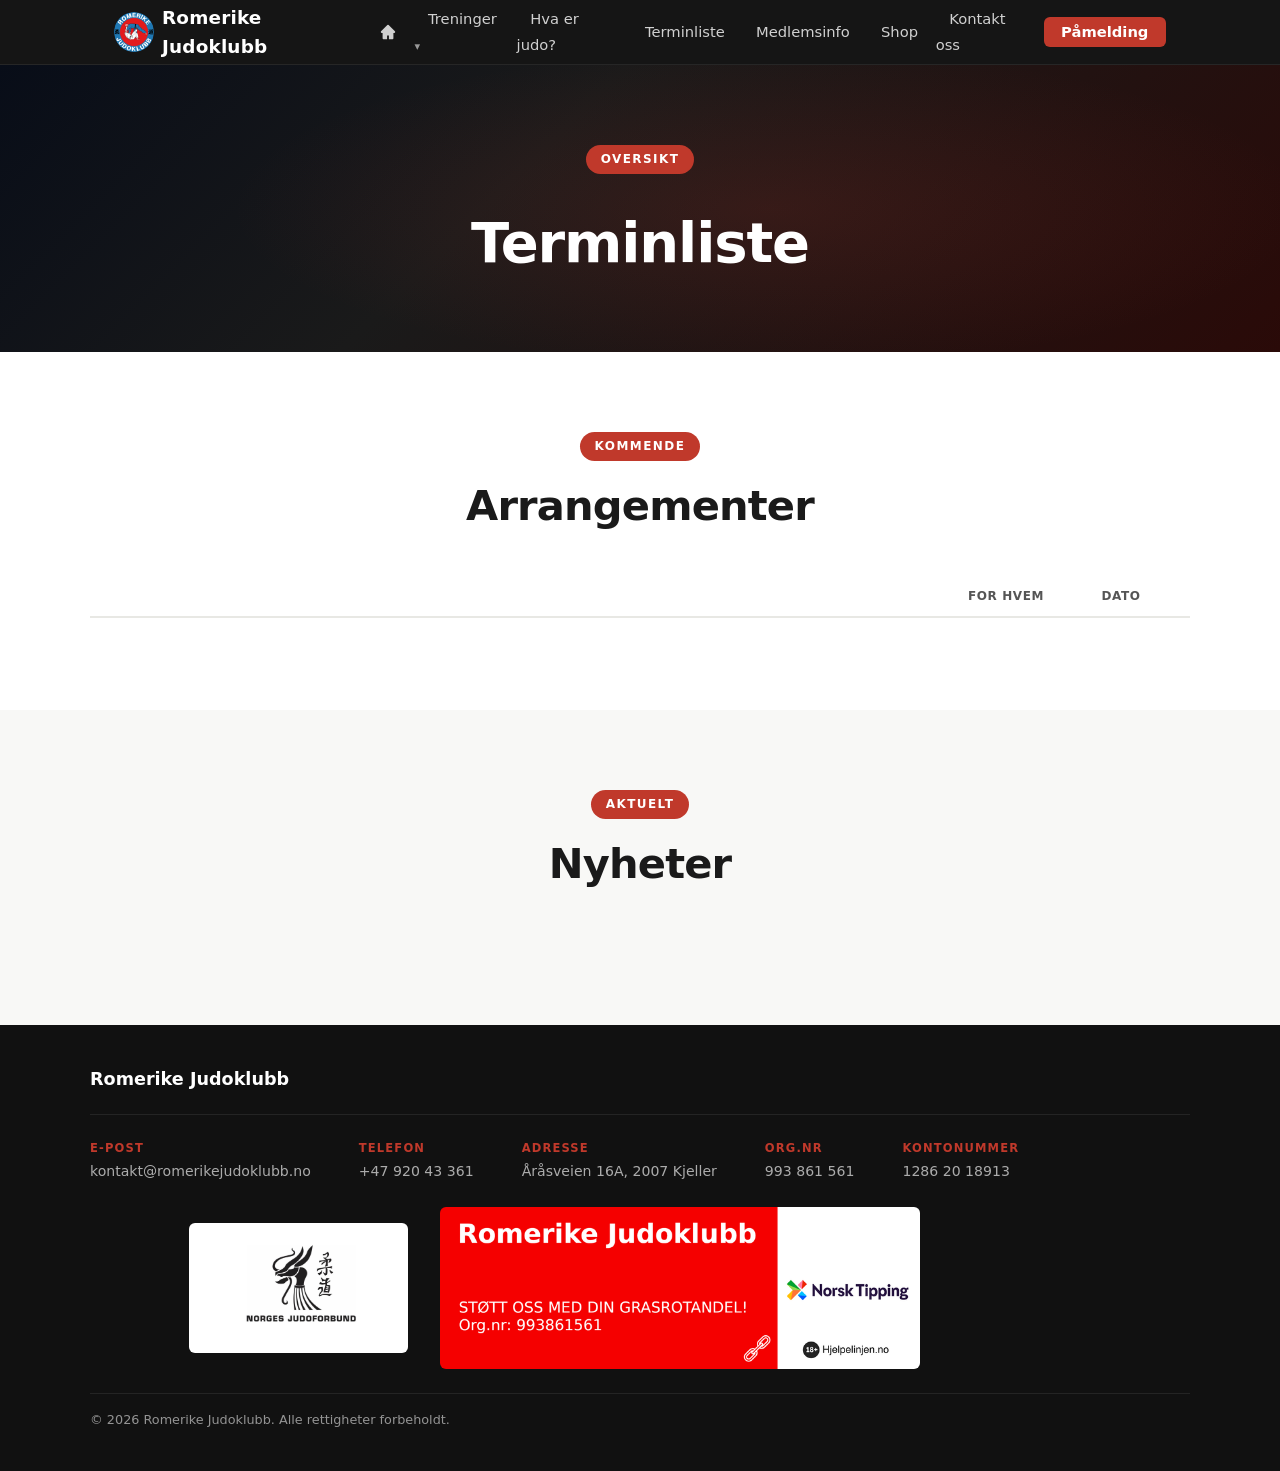
<file: kalender.html>
<!DOCTYPE html>
<html lang="no">
<head>
  <meta charset="UTF-8" />
  <meta name="viewport" content="width=device-width, initial-scale=1.0" />
  <title>Terminliste – Romerike Judoklubb</title>
  <link rel="stylesheet" href="style.css" />
  <link rel="icon" href="pictures/logo.webp" type="image/webp">
  <style>
    /* ── Events ── */
    .events-table-header {
      display: grid;
      grid-template-columns: 1fr 140px 90px;
      padding: 0 1.5rem 0.6rem;
      border-bottom: 2px solid var(--light-grey);
      margin-bottom: 0.75rem;
    }

    .events-th {
      font-size: 0.75rem;
      font-weight: 700;
      text-transform: uppercase;
      letter-spacing: 0.05em;
      color: var(--grey);
      text-align: center;
    }

    .events-list {
      display: flex;
      flex-direction: column;
      gap: 0.75rem;
    }

    .event-card {
      display: grid;
      grid-template-columns: 1fr 140px 90px;
      gap: 1rem;
      align-items: center;
      background: var(--white);
      border: 1px solid var(--light-grey);
      border-radius: var(--radius);
      box-shadow: var(--shadow);
      padding: 1.25rem 1.5rem;
      transition: transform 0.2s, box-shadow 0.2s;
    }

    .event-card:hover {
      transform: translateY(-2px);
      box-shadow: 0 6px 20px rgba(0,0,0,0.1);
    }

    .event-info { min-width: 0; }

    .event-title {
      font-size: 1.05rem;
      font-weight: 800;
      margin-bottom: 0.3rem;
    }

    .event-col {
      font-size: 0.88rem;
      font-weight: 600;
      color: var(--dark);
      text-align: center;
    }

    .event-link {
      display: inline-block;
      margin-top: 0.4rem;
      font-size: 0.85rem;
      font-weight: 700;
      color: var(--red);
      text-decoration: none;
    }
    .event-link:hover { text-decoration: underline; }

    .event-card--past {
      opacity: 0.55;
      position: relative;
    }
    .event-card--past::after {
      content: '';
      position: absolute;
      top: 50%;
      left: 0;
      right: 0;
      height: 2px;
      background: var(--red, #c0392b);
      pointer-events: none;
    }
    .event-card--past:hover {
      transform: none;
    }

    /* ── News ── */
    .news-grid {
      display: grid;
      grid-template-columns: repeat(auto-fill, minmax(300px, 1fr));
      gap: 1.5rem;
    }

    .news-card {
      background: var(--white);
      border: 1px solid var(--light-grey);
      border-radius: var(--radius);
      box-shadow: var(--shadow);
      overflow: hidden;
      transition: transform 0.2s, box-shadow 0.2s;
    }

    .news-card:hover {
      transform: translateY(-3px);
      box-shadow: 0 8px 24px rgba(0,0,0,0.1);
    }

    .news-img-placeholder {
      width: 100%;
      height: 180px;
      background: linear-gradient(135deg, #1a1a1a, #2d2d2d);
      display: flex; align-items: center; justify-content: center;
      color: rgba(255,255,255,0.3); font-size: 0.82rem;
    }

    .news-body { padding: 1.25rem 1.5rem 1.5rem; }

    .news-date {
      font-size: 0.78rem;
      color: var(--grey);
      margin-bottom: 0.4rem;
    }

    .news-title {
      font-size: 1rem;
      font-weight: 800;
      margin-bottom: 0.5rem;
    }

    .news-excerpt {
      font-size: 0.88rem;
      color: var(--grey);
      line-height: 1.6;
    }

    @media (max-width: 600px) {
      .events-table-header { display: none; }
      .event-card { grid-template-columns: 1fr; gap: 0.4rem; }
      .event-col { text-align: left; color: var(--grey); font-size: 0.82rem; font-weight: 600; }
      .news-grid { grid-template-columns: 1fr; }
    }
  </style>
</head>
<body>

  <!-- NAVIGATION -->
  <nav id="navbar">
    <div class="nav-inner">
      <a class="logo" href="index.html">
        <img src="pictures/logo.webp" alt="Romerike Judoklubb" class="logo-img" />
        Romerike Judoklubb
      </a>
      <button class="burger" id="burger" aria-label="Meny">&#9776;</button>
      <ul class="nav-links" id="nav-links">
        <li><a href="index.html" class="nav-home" aria-label="Hjem"><svg xmlns="http://www.w3.org/2000/svg" width="18" height="18" viewBox="0 0 20 20" fill="currentColor" aria-hidden="true"><path d="M10.707 2.293a1 1 0 0 0-1.414 0l-7 7A1 1 0 0 0 3 11h1v6a1 1 0 0 0 1 1h4v-4h2v4h4a1 1 0 0 0 1-1v-6h1a1 1 0 0 0 .707-1.707l-7-7z"/></svg><span class="nav-home-text">Hjem</span></a></li>
        <li class="dropdown">
          <a href="index.html#treninger" class="dropdown-toggle">Treninger <span class="dropdown-arrow">▾</span></a>
          <ul class="dropdown-menu">
            <li><a href="index.html#treninger">Timeplan</a></li>
            <li><a href="kurs.html">Partioversikt</a></li>
            <li><a href="team.html">Våre trenere</a></li>
          </ul>
        </li>
        <li><a href="hva-er-judo.html">Hva er judo?</a></li>
        <li><a href="kalender.html">Terminliste</a></li>
        <li><a href="klubbinfo.html">Medlemsinfo</a></li>
        <li><a href="shop.html">Shop</a></li>
        <li><a href="index.html#kontakt">Kontakt oss</a></li>
        <li><a href="https://www.minidrett.no/medlemskap/20443" target="_blank" rel="noopener" class="btn-nav">Påmelding</a></li>
      </ul>
    </div>
  </nav>

  <!-- PAGE HEADER -->
  <div class="page-header">
    <span class="label">Oversikt</span>
    <h1>Terminliste</h1>
  </div>

  <!-- EVENTS -->
  <section class="section">
    <div class="container">
      <div class="section-header">
        <span class="label">Kommende</span>
        <h2>Arrangementer</h2>
      </div>
      <div class="events-table-header">
        <div></div>
        <div class="events-th">For hvem</div>
        <div class="events-th">Dato</div>
      </div>
      <div class="events-list">

        <div class="event-card" data-date="2026-04-03">
          <div class="event-info">
            <div class="event-title">Test</div>
          </div>
          <div class="event-col">Alle</div>
          <div class="event-col">3. april</div>
        </div>

        <div class="event-card" data-date="2026-05-09">
          <div class="event-info">
            <div class="event-title">Treningssamling med Viacheslav Menchakov</div>
            <a href="https://judonorway.smoothcomp.com/en/event/29719" target="_blank" rel="noopener" class="event-link">Påmelding →</a>
          </div>
          <div class="event-col">U13 t.o.m. Senior</div>
          <div class="event-col">9. mai</div>
        </div>

        <div class="event-card" data-date="2026-05-21">
          <div class="event-info">
            <div class="event-title">Gradering barn og ungdom</div>
          </div>
          <div class="event-col">Barne- og ungdomspartiet</div>
          <div class="event-col">21. mai</div>
        </div>

        <div class="event-card" data-date="2026-05-26">
          <div class="event-info">
            <div class="event-title">Sommeravslutning</div>
          </div>
          <div class="event-col">Barne- og ungdomspartiet</div>
          <div class="event-col">26. mai</div>
        </div>

        <div class="event-card" data-date="2026-05-28">
          <div class="event-info">
            <div class="event-title">Trenerbesøk: John Hansen</div>
          </div>
          <div class="event-col">Voksenpartiet</div>
          <div class="event-col">28. mai</div>
        </div>

        <div class="event-card" data-date="2026-05-30">
          <div class="event-info">
            <div class="event-title">Jubapool 2</div>
            <a href="https://judonorway.smoothcomp.com/no/event/26643" target="_blank" rel="noopener" class="event-link">Påmelding →</a>
          </div>
          <div class="event-col">U9, U11 og U13</div>
          <div class="event-col">30. mai</div>
        </div>

        <div class="event-card" data-date="2026-05-31">
          <div class="event-info">
            <div class="event-title">Ekstraordinært Årsmøte (ONLINE)</div>
            <a href="https://docs.google.com/document/d/1p9EEfQZkYvJAq0bn9fXCmK1Z5leHBpj_ZvdBt1GsH9A/edit?tab=t.0" target="_blank" rel="noopener" class="event-link">Innkalling →</a>
          </div>
          <div class="event-col">Alle medlemmer</div>
          <div class="event-col">31. mai</div>
        </div>

      </div>
    </div>
  </section>

  <!-- NEWS -->
  <section class="section" style="background:var(--off-white,#f8f8f8)">
    <div class="container">
      <div class="section-header">
        <span class="label">Aktuelt</span>
        <h2>Nyheter</h2>
      </div>
      <div class="news-grid">

      </div>
    </div>
  </section>

  <!-- FOOTER -->
  <footer>
    <div class="container footer-inner">
      <div class="footer-top">
        <div class="footer-logo">Romerike Judoklubb</div>
      </div>
      <div class="footer-contact">
        <div class="footer-contact-item">
          <span class="footer-contact-label">E-post</span>
          <a href="mailto:kontakt@romerikejudoklubb.no">kontakt@romerikejudoklubb.no</a>
        </div>
        <div class="footer-contact-item">
          <span class="footer-contact-label">Telefon</span>
          <a href="tel:+4792043361">+47 920 43 361</a>
        </div>
        <div class="footer-contact-item">
          <span class="footer-contact-label">Adresse</span>
          <span>Åråsveien 16A, 2007 Kjeller</span>
        </div>
        <div class="footer-contact-item">
          <span class="footer-contact-label">Org.nr</span>
          <span>993 861 561</span>
        </div>
        <div class="footer-contact-item">
          <span class="footer-contact-label">Kontonummer</span>
          <span>1286 20 18913</span>
        </div>
      </div>
      <div class="footer-logos">
        <a href="https://www.judo.no/" target="_blank" rel="noopener">
          <img src="pictures/NJF-logo.jpg" alt="Norges Judo Forbund" class="footer-njf-logo" />
        </a>
        <a href="https://www.norsk-tipping.no/grasrotandelen/din-mottaker/993861561" target="_blank" rel="noopener" class="footer-grasrot">
          <img src="pictures/Grasrot+Plakat+Liggende.webp" alt="Støtt oss med din Grasrotandel – Norsk Tipping" />
        </a>
      </div>
      <p class="footer-copy">&copy; 2026 Romerike Judoklubb. Alle rettigheter forbeholdt.</p>
    </div>
  </footer>

  <script src="script.js"></script>
  <script>
    (function () {
      const list = document.querySelector('.events-list');
      if (!list) return;
      const today = new Date();
      today.setHours(0, 0, 0, 0);
      const ninetyDaysAgo = new Date(today);
      ninetyDaysAgo.setDate(today.getDate() - 90);

      list.querySelectorAll('.event-card[data-date]').forEach(card => {
        const d = new Date(card.dataset.date);
        if (d < ninetyDaysAgo) {
          card.remove();
        } else if (d < today) {
          card.classList.add('event-card--past');
          list.appendChild(card);
        }
      });
    })();
  </script>
</body>
</html>
</file>
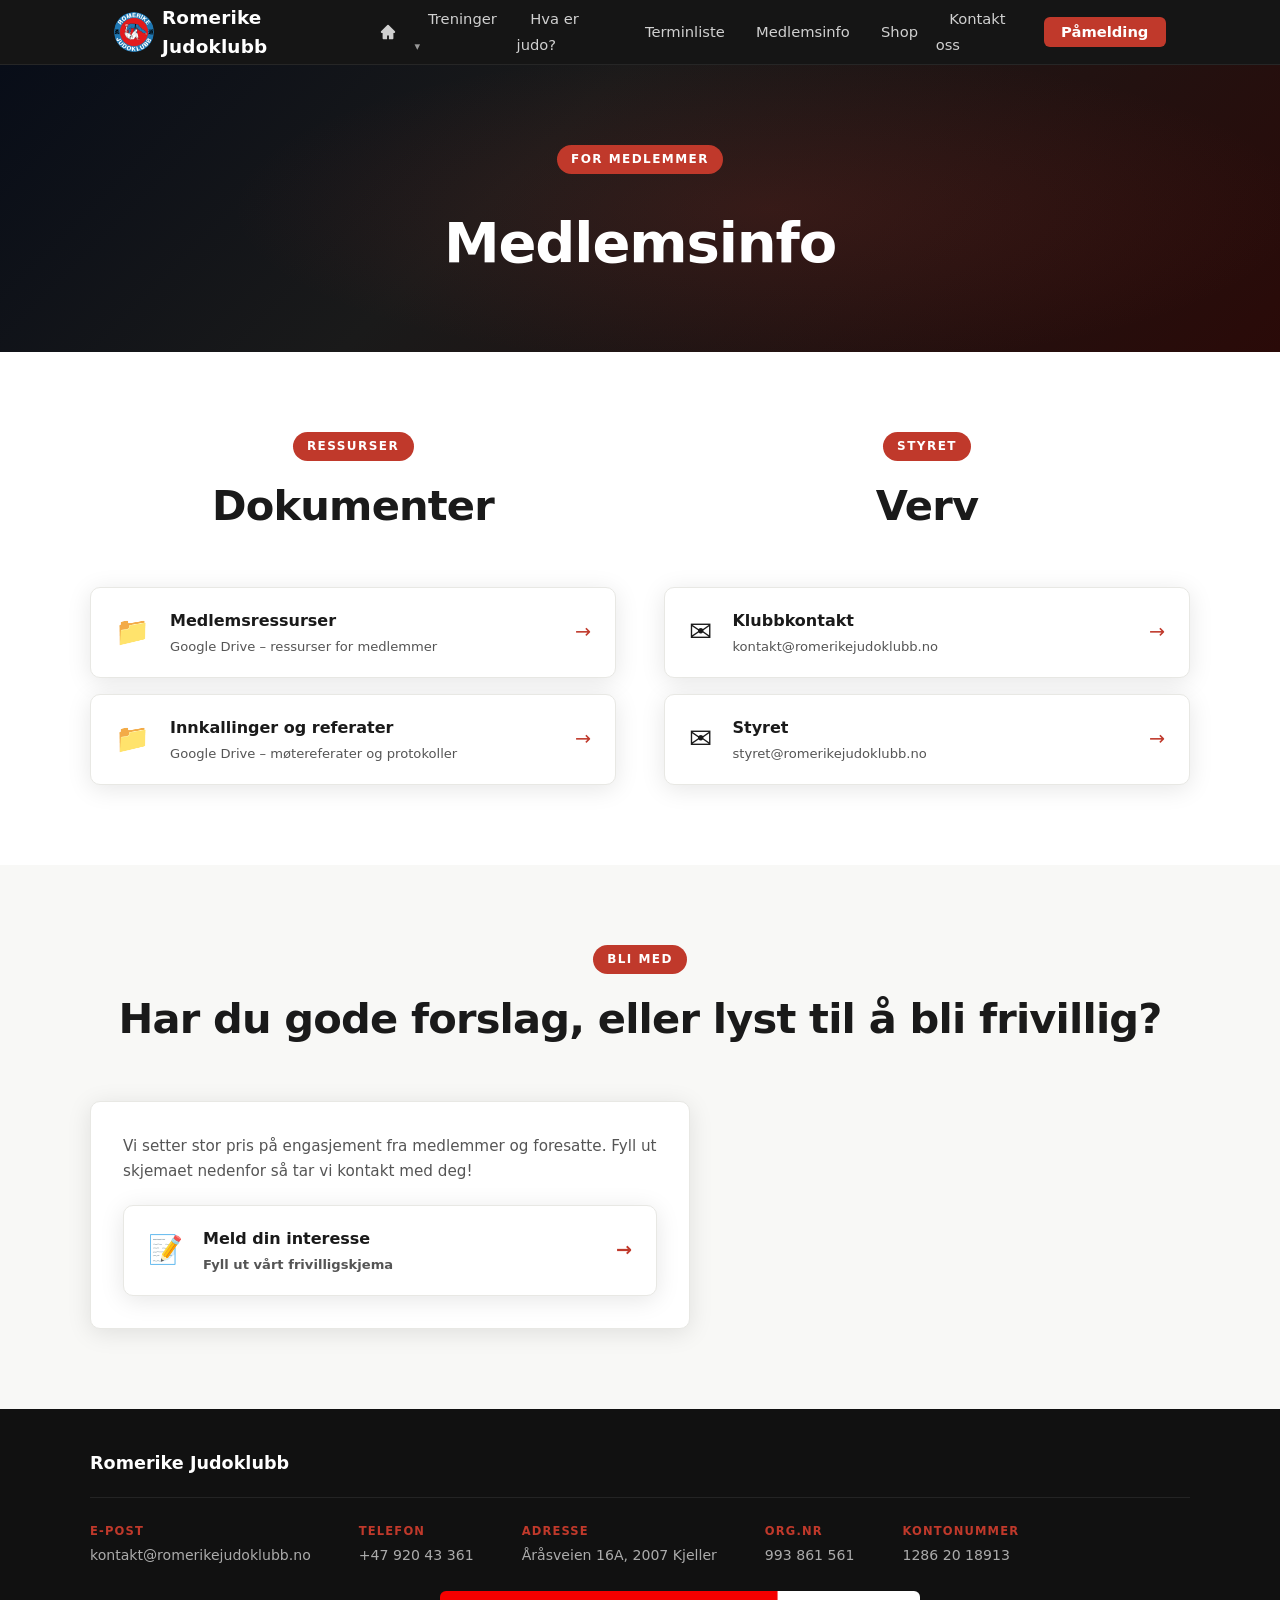
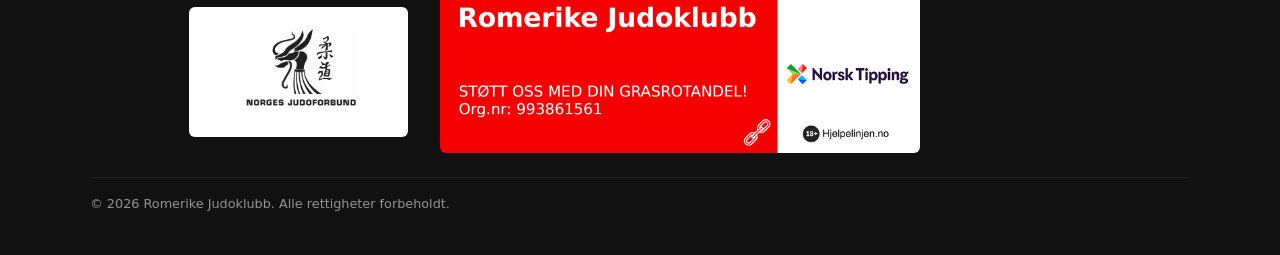
<file: klubbinfo.html>
<!DOCTYPE html>
<html lang="no">
<head>
  <meta charset="UTF-8" />
  <meta name="viewport" content="width=device-width, initial-scale=1.0" />
  <title>Medlemsinfo – Romerike Judoklubb</title>
  <link rel="stylesheet" href="style.css" />
  <link rel="icon" href="pictures/logo.webp" type="image/webp">
  <style>
    .klubbinfo-cols {
      display: grid;
      grid-template-columns: minmax(0, 1fr) minmax(0, 1fr);
      gap: 3rem;
      align-items: start;
    }

    @media (max-width: 768px) {
      .klubbinfo-cols { display: block; }
      .klubbinfo-cols > div { margin-bottom: 2rem; }
      .klubbinfo-cols > div:last-child { margin-bottom: 0; }
    }

    .resource-list {
      display: flex;
      flex-direction: column;
      gap: 1rem;
      max-width: 600px;
    }

    .resource-card {
      display: flex;
      align-items: center;
      gap: 1.25rem;
      background: var(--white);
      border: 1px solid var(--light-grey);
      border-radius: var(--radius);
      box-shadow: var(--shadow);
      padding: 1.25rem 1.5rem;
      text-decoration: none;
      color: inherit;
      transition: transform 0.2s, box-shadow 0.2s;
    }

    .resource-card:hover {
      transform: translateY(-2px);
      box-shadow: 0 6px 20px rgba(0,0,0,0.1);
    }

    .resource-icon {
      font-size: 1.75rem;
      flex-shrink: 0;
    }

    .resource-info { flex: 1; min-width: 0; }

    .resource-title {
      font-size: 1rem;
      font-weight: 800;
      color: var(--dark);
      margin-bottom: 0.15rem;
    }

    .resource-meta {
      font-size: 0.82rem;
      color: var(--grey);
      overflow-wrap: anywhere;
    }

    .resource-arrow {
      font-size: 1.2rem;
      color: var(--red);
      flex-shrink: 0;
    }

    .volunteer-box {
      background: var(--white);
      border: 1px solid var(--light-grey);
      border-radius: var(--radius);
      box-shadow: var(--shadow);
      padding: 2rem;
      max-width: 600px;
    }

    .volunteer-box p {
      font-size: 0.95rem;
      color: var(--grey);
      line-height: 1.7;
      margin: 0;
    }

    .volunteer-box a {
      color: var(--red);
      font-weight: 700;
    }

    .volunteer-box a:hover { text-decoration: underline; }
  </style>
</head>
<body>

  <!-- NAVIGATION -->
  <nav id="navbar">
    <div class="nav-inner">
      <a class="logo" href="index.html">
        <img src="pictures/logo.webp" alt="Romerike Judoklubb" class="logo-img" />
        Romerike Judoklubb
      </a>
      <button class="burger" id="burger" aria-label="Meny">&#9776;</button>
      <ul class="nav-links" id="nav-links">
        <li><a href="index.html" class="nav-home" aria-label="Hjem"><svg xmlns="http://www.w3.org/2000/svg" width="18" height="18" viewBox="0 0 20 20" fill="currentColor" aria-hidden="true"><path d="M10.707 2.293a1 1 0 0 0-1.414 0l-7 7A1 1 0 0 0 3 11h1v6a1 1 0 0 0 1 1h4v-4h2v4h4a1 1 0 0 0 1-1v-6h1a1 1 0 0 0 .707-1.707l-7-7z"/></svg><span class="nav-home-text">Hjem</span></a></li>
        <li class="dropdown">
          <a href="index.html#treninger" class="dropdown-toggle">Treninger <span class="dropdown-arrow">▾</span></a>
          <ul class="dropdown-menu">
            <li><a href="index.html#treninger">Timeplan</a></li>
            <li><a href="kurs.html">Partioversikt</a></li>
            <li><a href="team.html">Våre trenere</a></li>
          </ul>
        </li>
        <li><a href="hva-er-judo.html">Hva er judo?</a></li>
        <li><a href="kalender.html">Terminliste</a></li>
        <li><a href="klubbinfo.html">Medlemsinfo</a></li>
        <li><a href="shop.html">Shop</a></li>
        <li><a href="index.html#kontakt">Kontakt oss</a></li>
        <li><a href="https://www.minidrett.no/medlemskap/20443" target="_blank" rel="noopener" class="btn-nav">Påmelding</a></li>
      </ul>
    </div>
  </nav>

  <!-- PAGE HEADER -->
  <div class="page-header">
    <span class="label">For medlemmer</span>
    <h1>Medlemsinfo</h1>
  </div>

  <!-- DOCUMENTS + KONTAKT STYRET -->
  <section class="section">
    <div class="container">
      <div class="klubbinfo-cols">

        <div>
          <div class="section-header">
            <span class="label">Ressurser</span>
            <h2>Dokumenter</h2>
          </div>
          <div class="resource-list">

            <a href="https://drive.google.com/drive/folders/1vHLTdgNC4iRUUvbIum_5FUDs3B2wSZi1?usp=drive_link" target="_blank" rel="noopener" class="resource-card">
              <div class="resource-icon">📁</div>
              <div class="resource-info">
                <div class="resource-title">Medlemsressurser</div>
                <div class="resource-meta">Google Drive – ressurser for medlemmer</div>
              </div>
              <div class="resource-arrow">→</div>
            </a>

            <a href="https://drive.google.com/drive/folders/19zH3HCOKK9YjtRr-i-ztlm0KjBcf0Sj0?usp=sharing" target="_blank" rel="noopener" class="resource-card">
              <div class="resource-icon">📁</div>
              <div class="resource-info">
                <div class="resource-title">Innkallinger og referater</div>
                <div class="resource-meta">Google Drive – møtereferater og protokoller</div>
              </div>
              <div class="resource-arrow">→</div>
            </a>

          </div>
        </div>

        <div>
          <div class="section-header">
            <span class="label">Styret</span>
            <h2>Verv</h2>
          </div>
          <div class="resource-list">

            <a href="mailto:kontakt@romerikejudoklubb.no" class="resource-card">
              <div class="resource-icon">✉️</div>
              <div class="resource-info">
                <div class="resource-title">Klubbkontakt</div>
                <div class="resource-meta">kontakt@romerikejudoklubb.no</div>
              </div>
              <div class="resource-arrow">→</div>
            </a>

            <a href="mailto:styret@romerikejudoklubb.no" class="resource-card">
              <div class="resource-icon">✉️</div>
              <div class="resource-info">
                <div class="resource-title">Styret</div>
                <div class="resource-meta">styret@romerikejudoklubb.no</div>
              </div>
              <div class="resource-arrow">→</div>
            </a>

          </div>
        </div>

      </div>
    </div>
  </section>

  <!-- VOLUNTEER -->
  <section class="section" style="background:var(--off-white,#f8f8f8)">
    <div class="container">
      <div class="section-header">
        <span class="label">Bli med</span>
        <h2>Har du gode forslag, eller lyst til å bli frivillig?</h2>
      </div>
      <div class="volunteer-box">
        <p>Vi setter stor pris på engasjement fra medlemmer og foresatte. Fyll ut skjemaet nedenfor så tar vi kontakt med deg!</p>
        <a href="https://forms.google.com/PLACEHOLDER" target="_blank" rel="noopener" class="resource-card" style="margin-top:1.25rem;">
          <div class="resource-icon">📝</div>
          <div class="resource-info">
            <div class="resource-title">Meld din interesse</div>
            <div class="resource-meta">Fyll ut vårt frivilligskjema</div>
          </div>
          <div class="resource-arrow">→</div>
        </a>
      </div>
    </div>
  </section>

  <!-- FOOTER -->
  <footer>
    <div class="container footer-inner">
      <div class="footer-top">
        <div class="footer-logo">Romerike Judoklubb</div>
      </div>
      <div class="footer-contact">
        <div class="footer-contact-item">
          <span class="footer-contact-label">E-post</span>
          <a href="mailto:kontakt@romerikejudoklubb.no">kontakt@romerikejudoklubb.no</a>
        </div>
        <div class="footer-contact-item">
          <span class="footer-contact-label">Telefon</span>
          <a href="tel:+4792043361">+47 920 43 361</a>
        </div>
        <div class="footer-contact-item">
          <span class="footer-contact-label">Adresse</span>
          <span>Åråsveien 16A, 2007 Kjeller</span>
        </div>
        <div class="footer-contact-item">
          <span class="footer-contact-label">Org.nr</span>
          <span>993 861 561</span>
        </div>
        <div class="footer-contact-item">
          <span class="footer-contact-label">Kontonummer</span>
          <span>1286 20 18913</span>
        </div>
      </div>
      <div class="footer-logos">
        <a href="https://www.judo.no/" target="_blank" rel="noopener">
          <img src="pictures/NJF-logo.jpg" alt="Norges Judo Forbund" class="footer-njf-logo" />
        </a>
        <a href="https://www.norsk-tipping.no/grasrotandelen/din-mottaker/993861561" target="_blank" rel="noopener" class="footer-grasrot">
          <img src="pictures/Grasrot+Plakat+Liggende.webp" alt="Støtt oss med din Grasrotandel – Norsk Tipping" />
        </a>
      </div>
      <p class="footer-copy">&copy; 2026 Romerike Judoklubb. Alle rettigheter forbeholdt.</p>
    </div>
  </footer>

  <script src="script.js"></script>
</body>
</html>
</file>
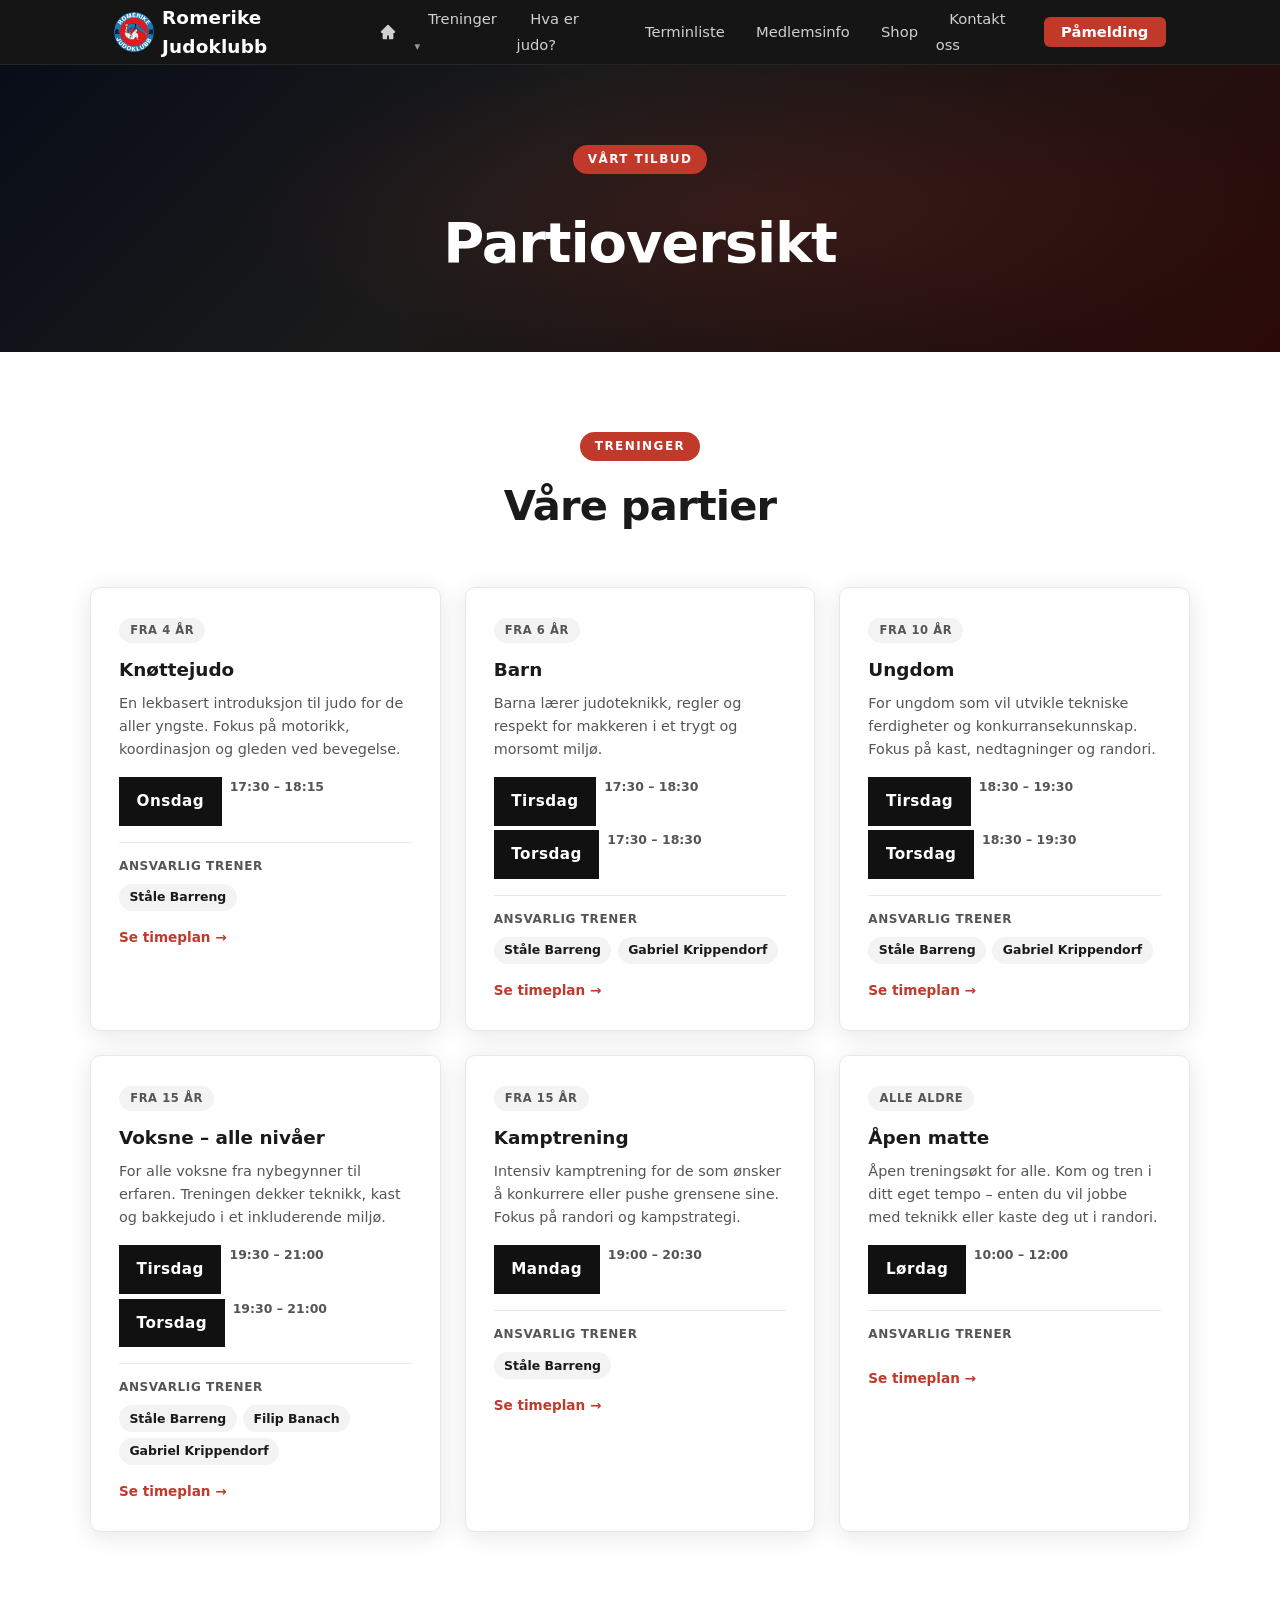
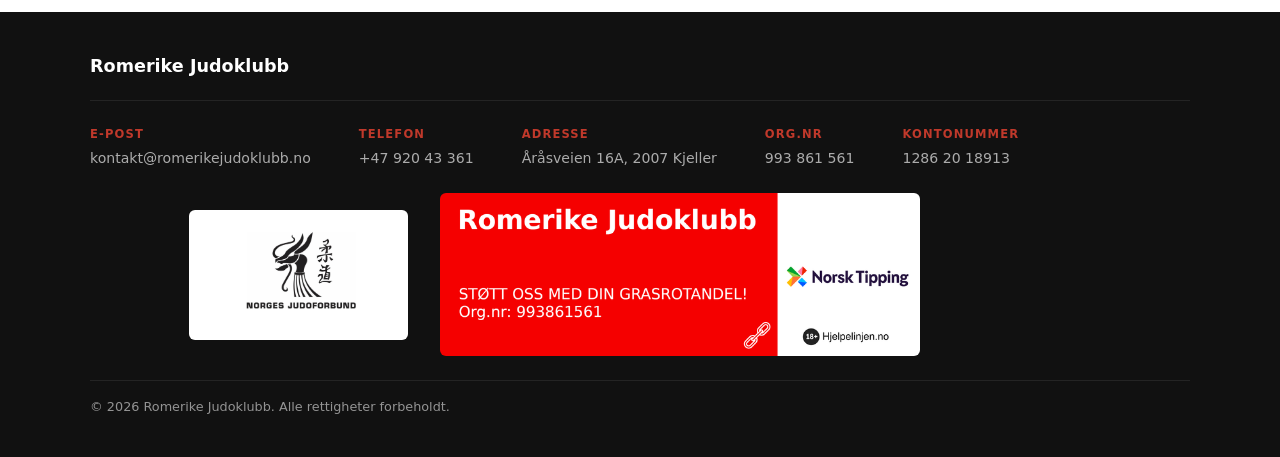
<file: kurs.html>
<!DOCTYPE html>
<html lang="no">
<head>
  <meta charset="UTF-8" />
  <meta name="viewport" content="width=device-width, initial-scale=1.0" />
  <title>Partioversikt – Romerike Judoklubb</title>
  <link rel="stylesheet" href="style.css" />
  <link rel="icon" href="pictures/logo.webp" type="image/webp">
  <style>
    /* ── Trainer cards ── */
    .trainers-grid {
      display: grid;
      grid-template-columns: repeat(auto-fill, minmax(260px, 1fr));
      gap: 2rem;
    }

    .trainer-card {
      background: var(--white);
      border: 1px solid var(--light-grey);
      border-radius: var(--radius);
      box-shadow: var(--shadow);
      overflow: hidden;
      transition: transform 0.2s, box-shadow 0.2s;
    }

    .trainer-card:hover {
      transform: translateY(-4px);
      box-shadow: 0 8px 32px rgba(0,0,0,0.13);
    }

    .trainer-photo {
      width: 100%;
      aspect-ratio: 3/4;
      object-fit: cover;
      object-position: center top;
      display: block;
    }

    .trainer-photo-placeholder {
      width: 100%;
      aspect-ratio: 3/4;
      background: linear-gradient(135deg, #1a1a1a, #2d2d2d);
      display: flex; align-items: center; justify-content: center;
      color: rgba(255,255,255,0.3); font-size: 0.82rem;
    }

    .trainer-info {
      padding: 1.25rem 1.5rem 1.5rem;
    }

    .trainer-name {
      font-size: 1.1rem;
      font-weight: 800;
      margin-bottom: 0.2rem;
    }

    .trainer-role {
      display: inline-block;
      background: var(--red);
      color: white;
      font-size: 0.72rem;
      font-weight: 700;
      padding: 0.2rem 0.7rem;
      border-radius: 20px;
      margin-bottom: 0.75rem;
      letter-spacing: 0.05em;
      text-transform: uppercase;
    }

    .trainer-bio {
      color: var(--grey);
      font-size: 0.9rem;
      line-height: 1.6;
    }

    /* ── Class cards ── */
    .classes-grid {
      display: grid;
      grid-template-columns: repeat(auto-fill, minmax(280px, 1fr));
      gap: 1.5rem;
    }

    .class-card {
      background: var(--white);
      border: 1px solid var(--light-grey);
      border-radius: var(--radius);
      box-shadow: var(--shadow);
      padding: 1.75rem;
      transition: transform 0.2s, box-shadow 0.2s;
    }

    .class-card:hover {
      transform: translateY(-3px);
      box-shadow: 0 8px 28px rgba(0,0,0,0.1);
    }

    .class-age {
      display: inline-block;
      background: #f3f3f3;
      color: var(--grey);
      font-size: 0.72rem;
      font-weight: 700;
      padding: 0.2rem 0.7rem;
      border-radius: 20px;
      margin-bottom: 0.75rem;
      letter-spacing: 0.05em;
      text-transform: uppercase;
    }

    .class-name {
      font-size: 1.15rem;
      font-weight: 800;
      margin-bottom: 0.5rem;
    }

    .class-desc {
      color: var(--grey);
      font-size: 0.9rem;
      line-height: 1.6;
      margin-bottom: 1rem;
    }

    .class-times {
      list-style: none;
      display: flex;
      flex-direction: column;
      gap: 0.3rem;
    }

    .class-times li {
      font-size: 0.85rem;
      color: var(--dark);
      display: flex;
      gap: 0.5rem;
    }

    .class-times .day {
      font-weight: 700;
      min-width: 70px;
    }

    .class-times .time {
      color: var(--grey);
    }

    .class-trainer-link {
      display: inline-block;
      margin-top: 1rem;
      font-size: 0.85rem;
      font-weight: 700;
      color: var(--red);
    }
    .class-trainer-link:hover { text-decoration: underline; }

    .class-responsible {
      border-top: 1px solid var(--light-grey);
      margin-top: 1rem;
      padding-top: 0.9rem;
    }

    .class-responsible-label {
      font-size: 0.75rem;
      font-weight: 700;
      text-transform: uppercase;
      letter-spacing: 0.05em;
      color: var(--grey);
      margin-bottom: 0.5rem;
    }

    .class-responsible-names {
      display: flex;
      flex-wrap: wrap;
      gap: 0.4rem;
    }

    .class-responsible-name {
      background: #f3f3f3;
      color: var(--dark);
      font-size: 0.78rem;
      font-weight: 600;
      padding: 0.2rem 0.65rem;
      border-radius: 20px;
      text-decoration: none;
      transition: background 0.15s, color 0.15s;
    }

    .class-responsible-name:hover {
      background: var(--red);
      color: white;
    }

    @media (max-width: 480px) {
      .classes-grid { grid-template-columns: 1fr; }
    }
  </style>
</head>
<body>

  <!-- NAVIGATION -->
  <nav id="navbar">
    <div class="nav-inner">
      <a class="logo" href="index.html">
        <img src="pictures/logo.webp" alt="Romerike Judoklubb" class="logo-img" />
        Romerike Judoklubb
      </a>
      <button class="burger" id="burger" aria-label="Meny">&#9776;</button>
      <ul class="nav-links" id="nav-links">
        <li><a href="index.html" class="nav-home" aria-label="Hjem"><svg xmlns="http://www.w3.org/2000/svg" width="18" height="18" viewBox="0 0 20 20" fill="currentColor" aria-hidden="true"><path d="M10.707 2.293a1 1 0 0 0-1.414 0l-7 7A1 1 0 0 0 3 11h1v6a1 1 0 0 0 1 1h4v-4h2v4h4a1 1 0 0 0 1-1v-6h1a1 1 0 0 0 .707-1.707l-7-7z"/></svg><span class="nav-home-text">Hjem</span></a></li>
        <li class="dropdown">
          <a href="index.html#treninger" class="dropdown-toggle">Treninger <span class="dropdown-arrow">▾</span></a>
          <ul class="dropdown-menu">
            <li><a href="index.html#treninger">Timeplan</a></li>
            <li><a href="kurs.html">Partioversikt</a></li>
            <li><a href="team.html">Våre trenere</a></li>
          </ul>
        </li>
        <li><a href="hva-er-judo.html">Hva er judo?</a></li>
        <li><a href="kalender.html">Terminliste</a></li>
        <li><a href="klubbinfo.html">Medlemsinfo</a></li>
        <li><a href="shop.html">Shop</a></li>
        <li><a href="index.html#kontakt">Kontakt oss</a></li>
        <li><a href="https://www.minidrett.no/medlemskap/20443" target="_blank" rel="noopener" class="btn-nav">Påmelding</a></li>
      </ul>
    </div>
  </nav>

  <!-- PAGE HEADER -->
  <div class="page-header">
    <span class="label">Vårt tilbud</span>
    <h1>Partioversikt</h1>
  </div>

  <!-- CLASSES -->
  <section class="section">
    <div class="container">
      <div class="section-header">
        <span class="label">Treninger</span>
        <h2>Våre partier</h2>
      </div>
      <div class="classes-grid">

        <div class="class-card" id="knottejudo">
          <span class="class-age">Fra 4 år</span>
          <div class="class-name">Knøttejudo</div>
          <p class="class-desc">En lekbasert introduksjon til judo for de aller yngste. Fokus på motorikk, koordinasjon og gleden ved bevegelse.</p>
          <ul class="class-times">
            <li><span class="day">Onsdag</span><span class="time">17:30 – 18:15</span></li>
          </ul>
          <div class="class-responsible">
            <div class="class-responsible-label">Ansvarlig trener</div>
            <div class="class-responsible-names">
              <a href="team.html#hovedtrener" class="class-responsible-name">Ståle Barreng</a>
            </div>
          </div>
          <a href="index.html#treninger" class="class-trainer-link">Se timeplan →</a>
        </div>

        <div class="class-card" id="barn">
          <span class="class-age">Fra 6 år</span>
          <div class="class-name">Barn</div>
          <p class="class-desc">Barna lærer judoteknikk, regler og respekt for makkeren i et trygt og morsomt miljø.</p>
          <ul class="class-times">
            <li><span class="day">Tirsdag</span><span class="time">17:30 – 18:30</span></li>
            <li><span class="day">Torsdag</span><span class="time">17:30 – 18:30</span></li>
          </ul>
          <div class="class-responsible">
            <div class="class-responsible-label">Ansvarlig trener</div>
            <div class="class-responsible-names">
              <a href="team.html#hovedtrener" class="class-responsible-name">Ståle Barreng</a>
              <a href="team.html#trener-1" class="class-responsible-name">Gabriel Krippendorf</a>
            </div>
          </div>
          <a href="index.html#treninger" class="class-trainer-link">Se timeplan →</a>
        </div>

        <div class="class-card" id="ungdom">
          <span class="class-age">Fra 10 år</span>
          <div class="class-name">Ungdom</div>
          <p class="class-desc">For ungdom som vil utvikle tekniske ferdigheter og konkurransekunnskap. Fokus på kast, nedtagninger og randori.</p>
          <ul class="class-times">
            <li><span class="day">Tirsdag</span><span class="time">18:30 – 19:30</span></li>
            <li><span class="day">Torsdag</span><span class="time">18:30 – 19:30</span></li>
          </ul>
          <div class="class-responsible">
            <div class="class-responsible-label">Ansvarlig trener</div>
            <div class="class-responsible-names">
              <a href="team.html#hovedtrener" class="class-responsible-name">Ståle Barreng</a>
              <a href="team.html#trener-1" class="class-responsible-name">Gabriel Krippendorf</a>
            </div>
          </div>
          <a href="index.html#treninger" class="class-trainer-link">Se timeplan →</a>
        </div>

        <div class="class-card" id="voksne">
          <span class="class-age">Fra 15 år</span>
          <div class="class-name">Voksne – alle nivåer</div>
          <p class="class-desc">For alle voksne fra nybegynner til erfaren. Treningen dekker teknikk, kast og bakkejudo i et inkluderende miljø.</p>
          <ul class="class-times">
            <li><span class="day">Tirsdag</span><span class="time">19:30 – 21:00</span></li>
            <li><span class="day">Torsdag</span><span class="time">19:30 – 21:00</span></li>
          </ul>
          <div class="class-responsible">
            <div class="class-responsible-label">Ansvarlig trener</div>
            <div class="class-responsible-names">
              <a href="team.html#hovedtrener" class="class-responsible-name">Ståle Barreng</a>
              <a href="team.html#trener-2" class="class-responsible-name">Filip Banach</a>
              <a href="team.html#trener-1" class="class-responsible-name">Gabriel Krippendorf</a>
            </div>
          </div>
          <a href="index.html#treninger" class="class-trainer-link">Se timeplan →</a>
        </div>

        <div class="class-card" id="kamptrening">
          <span class="class-age">Fra 15 år</span>
          <div class="class-name">Kamptrening</div>
          <p class="class-desc">Intensiv kamptrening for de som ønsker å konkurrere eller pushe grensene sine. Fokus på randori og kampstrategi.</p>
          <ul class="class-times">
            <li><span class="day">Mandag</span><span class="time">19:00 – 20:30</span></li>
          </ul>
          <div class="class-responsible">
            <div class="class-responsible-label">Ansvarlig trener</div>
            <div class="class-responsible-names">
              <a href="team.html#hovedtrener" class="class-responsible-name">Ståle Barreng</a>
            </div>
          </div>
          <a href="index.html#treninger" class="class-trainer-link">Se timeplan →</a>
        </div>

        <div class="class-card" id="apen-matte">
          <span class="class-age">Alle aldre</span>
          <div class="class-name">Åpen matte</div>
          <p class="class-desc">Åpen treningsøkt for alle. Kom og tren i ditt eget tempo – enten du vil jobbe med teknikk eller kaste deg ut i randori.</p>
          <ul class="class-times">
            <li><span class="day">Lørdag</span><span class="time">10:00 – 12:00</span></li>
          </ul>
          <div class="class-responsible">
            <div class="class-responsible-label">Ansvarlig trener</div>
            <div class="class-responsible-names">
            </div>
          </div>
          <a href="index.html#treninger" class="class-trainer-link">Se timeplan →</a>
        </div>

      </div>
    </div>
  </section>

  <!-- FOOTER -->
  <footer>
    <div class="container footer-inner">
      <div class="footer-top">
        <div class="footer-logo">Romerike Judoklubb</div>
      </div>
      <div class="footer-contact">
        <div class="footer-contact-item">
          <span class="footer-contact-label">E-post</span>
          <a href="mailto:kontakt@romerikejudoklubb.no">kontakt@romerikejudoklubb.no</a>
        </div>
        <div class="footer-contact-item">
          <span class="footer-contact-label">Telefon</span>
          <a href="tel:+4792043361">+47 920 43 361</a>
        </div>
        <div class="footer-contact-item">
          <span class="footer-contact-label">Adresse</span>
          <span>Åråsveien 16A, 2007 Kjeller</span>
        </div>
        <div class="footer-contact-item">
          <span class="footer-contact-label">Org.nr</span>
          <span>993 861 561</span>
        </div>
        <div class="footer-contact-item">
          <span class="footer-contact-label">Kontonummer</span>
          <span>1286 20 18913</span>
        </div>
      </div>
      <div class="footer-logos">
        <a href="https://www.judo.no/" target="_blank" rel="noopener">
          <img src="pictures/NJF-logo.jpg" alt="Norges Judo Forbund" class="footer-njf-logo" />
        </a>
        <a href="https://www.norsk-tipping.no/grasrotandelen/din-mottaker/993861561" target="_blank" rel="noopener" class="footer-grasrot">
          <img src="pictures/Grasrot+Plakat+Liggende.webp" alt="Støtt oss med din Grasrotandel – Norsk Tipping" />
        </a>
      </div>
      <p class="footer-copy">&copy; 2026 Romerike Judoklubb. Alle rettigheter forbeholdt.</p>
    </div>
  </footer>

  <script src="script.js"></script>
</body>
</html>
</file>
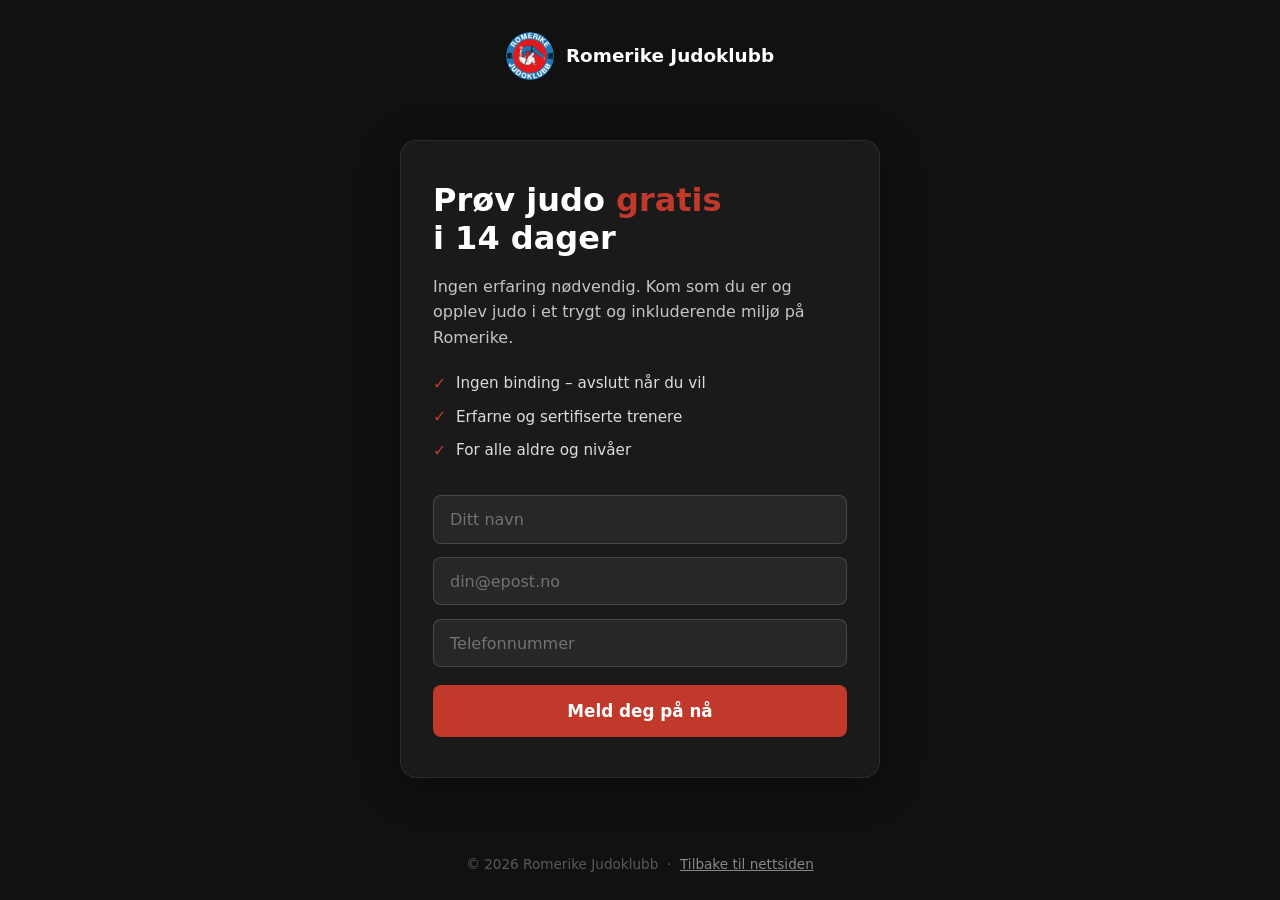
<file: landing.html>
<!DOCTYPE html>
<html lang="no">
<head>
  <meta charset="UTF-8" />
  <meta name="viewport" content="width=device-width, initial-scale=1.0" />
  <title>Prøv judo gratis i 14 dager – Romerike Judoklubb</title>
  <link rel="stylesheet" href="style.css" />
  <style>
    body {
      background: #111111;
      color: #ffffff;
      min-height: 100vh;
      display: flex;
      flex-direction: column;
    }

    .lp-header {
      text-align: center;
      padding: 2rem 1.5rem 1rem;
    }

    .lp-logo-link {
      display: inline-flex;
      align-items: center;
      gap: 0.75rem;
      text-decoration: none;
      color: #ffffff;
      font-weight: 700;
      font-size: 1.15rem;
    }

    .lp-logo-link img {
      height: 48px;
      width: 48px;
      border-radius: 50%;
      object-fit: contain;
    }

    .lp-main {
      flex: 1;
      display: flex;
      align-items: center;
      justify-content: center;
      padding: 2rem 1.5rem 3rem;
    }

    .lp-card {
      background: #1a1a1a;
      border: 1px solid rgba(255,255,255,0.08);
      border-radius: 16px;
      padding: 2.5rem 2rem;
      width: 100%;
      max-width: 480px;
      box-shadow: 0 8px 40px rgba(0,0,0,0.4);
    }

    .lp-headline {
      font-size: 2rem;
      font-weight: 800;
      line-height: 1.2;
      margin-bottom: 1rem;
      color: #ffffff;
    }

    .lp-headline span {
      color: #c0392b;
    }

    .lp-pitch {
      color: rgba(255,255,255,0.75);
      margin-bottom: 1.25rem;
      font-size: 1rem;
      line-height: 1.6;
    }

    .lp-checks {
      list-style: none;
      margin-bottom: 2rem;
      display: flex;
      flex-direction: column;
      gap: 0.5rem;
    }

    .lp-checks li {
      display: flex;
      align-items: center;
      gap: 0.6rem;
      color: rgba(255,255,255,0.85);
      font-size: 0.95rem;
    }

    .lp-checks li::before {
      content: "✓";
      color: #c0392b;
      font-weight: 700;
      font-size: 1rem;
    }

    .lp-form {
      display: flex;
      flex-direction: column;
      gap: 0.85rem;
    }

    .lp-form input {
      width: 100%;
      padding: 0.85rem 1rem;
      border-radius: 8px;
      border: 1px solid rgba(255,255,255,0.15);
      background: rgba(255,255,255,0.06);
      color: #ffffff;
      font-size: 1rem;
      font-family: inherit;
      outline: none;
      transition: border-color 0.2s;
    }

    .lp-form input::placeholder {
      color: rgba(255,255,255,0.35);
    }

    .lp-form input:focus {
      border-color: #c0392b;
    }

    .lp-submit {
      width: 100%;
      padding: 1rem;
      background: #c0392b;
      color: #ffffff;
      border: none;
      border-radius: 8px;
      font-size: 1.05rem;
      font-weight: 700;
      cursor: pointer;
      transition: background 0.2s;
      margin-top: 0.25rem;
      font-family: inherit;
    }

    .lp-submit:hover { background: #96281b; }
    .lp-submit:disabled { opacity: 0.6; cursor: not-allowed; }

    .lp-success {
      display: none;
      background: rgba(192, 57, 43, 0.15);
      border: 1px solid rgba(192, 57, 43, 0.4);
      border-radius: 8px;
      padding: 1rem;
      text-align: center;
      color: #ffffff;
      margin-top: 0.5rem;
      font-size: 0.95rem;
    }

    .lp-footer {
      text-align: center;
      padding: 1.5rem;
      color: rgba(255,255,255,0.3);
      font-size: 0.85rem;
    }

    .lp-footer a {
      color: rgba(255,255,255,0.5);
      text-decoration: underline;
    }

    @media (max-width: 480px) {
      .lp-card { padding: 2rem 1.25rem; border-radius: 12px; }
      .lp-headline { font-size: 1.6rem; }
    }
  </style>
</head>
<body>

  <header class="lp-header">
    <a class="lp-logo-link" href="index.html">
      <img src="logo.webp" alt="Romerike Judoklubb logo" />
      Romerike Judoklubb
    </a>
  </header>

  <main class="lp-main">
    <div class="lp-card">
      <h1 class="lp-headline">Prøv judo <span>gratis</span><br/>i 14 dager</h1>
      <p class="lp-pitch">Ingen erfaring nødvendig. Kom som du er og opplev judo i et trygt og inkluderende miljø på Romerike.</p>
      <ul class="lp-checks">
        <li>Ingen binding – avslutt når du vil</li>
        <li>Erfarne og sertifiserte trenere</li>
        <li>For alle aldre og nivåer</li>
      </ul>

      <form class="lp-form" onsubmit="handleSignup(event)">
        <input type="text" name="navn" placeholder="Ditt navn" required />
        <input type="email" name="epost" placeholder="din@epost.no" required />
        <input type="tel" name="telefon" placeholder="Telefonnummer" required />
        <button type="submit" class="lp-submit">Meld deg på nå</button>
        <div class="lp-success" id="lp-success">
          Takk! Vi tar kontakt med deg snart. Gleder oss til å se deg på matta!
        </div>
      </form>
    </div>
  </main>

  <footer class="lp-footer">
    <p>&copy; 2026 Romerike Judoklubb &nbsp;·&nbsp; <a href="index.html">Tilbake til nettsiden</a></p>
  </footer>

  <script>
    function handleSignup(e) {
      e.preventDefault();
      const btn = e.target.querySelector('.lp-submit');
      btn.disabled = true;
      btn.textContent = 'Sender...';

      // TODO: Replace setTimeout with fetch to Google Apps Script
      setTimeout(() => {
        document.getElementById('lp-success').style.display = 'block';
        e.target.reset();
        btn.disabled = false;
        btn.textContent = 'Meld deg på nå';
      }, 600);
    }
  </script>

</body>
</html>
</file>
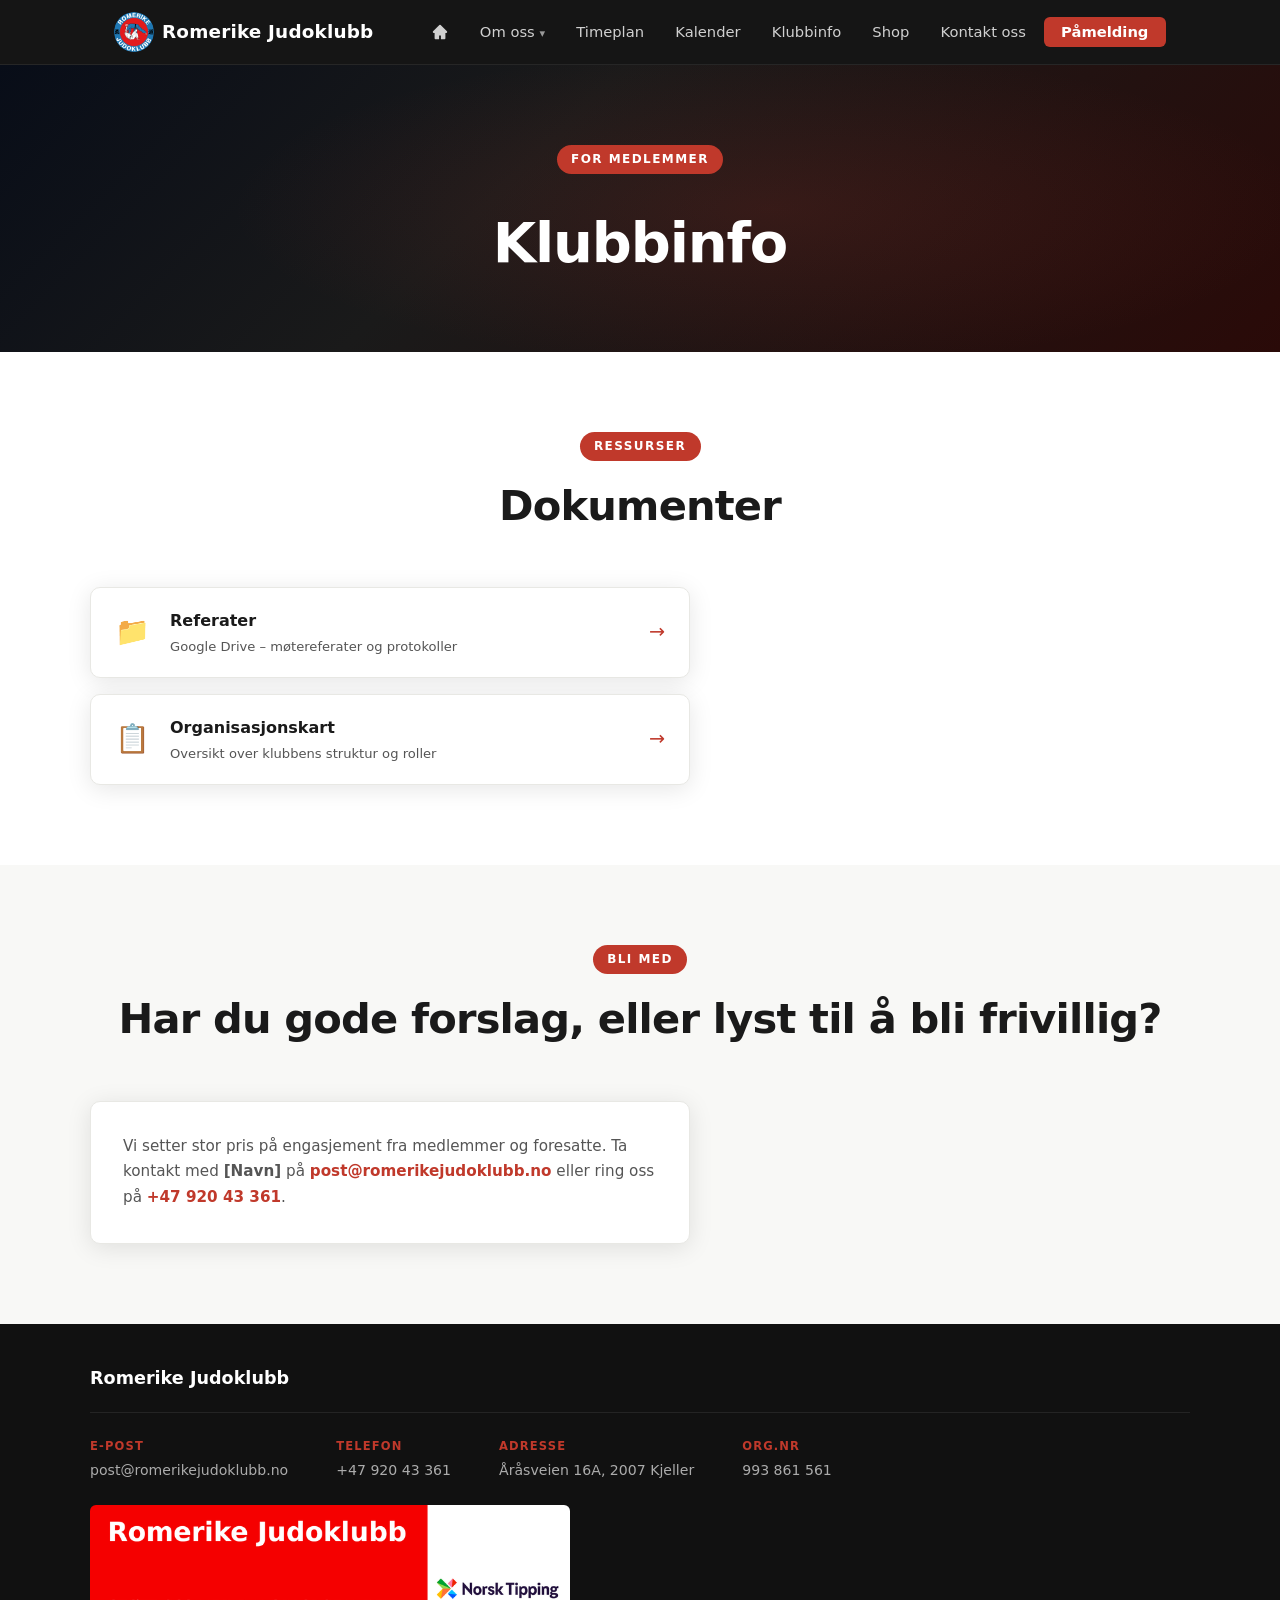
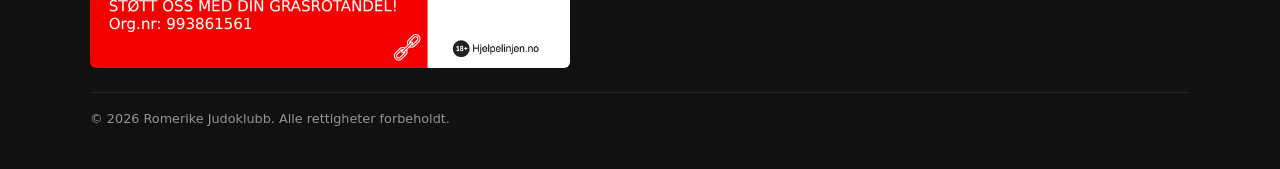
<file: nyheter.html>
<!DOCTYPE html>
<html lang="no">
<head>
  <meta charset="UTF-8" />
  <meta name="viewport" content="width=device-width, initial-scale=1.0" />
  <title>Klubbinfo – Romerike Judoklubb</title>
  <link rel="stylesheet" href="style.css" />
  <style>
    .resource-list {
      display: flex;
      flex-direction: column;
      gap: 1rem;
      max-width: 600px;
    }

    .resource-card {
      display: flex;
      align-items: center;
      gap: 1.25rem;
      background: var(--white);
      border: 1px solid var(--light-grey);
      border-radius: var(--radius);
      box-shadow: var(--shadow);
      padding: 1.25rem 1.5rem;
      text-decoration: none;
      color: inherit;
      transition: transform 0.2s, box-shadow 0.2s;
    }

    .resource-card:hover {
      transform: translateY(-2px);
      box-shadow: 0 6px 20px rgba(0,0,0,0.1);
    }

    .resource-icon {
      font-size: 1.75rem;
      flex-shrink: 0;
    }

    .resource-info { flex: 1; }

    .resource-title {
      font-size: 1rem;
      font-weight: 800;
      color: var(--dark);
      margin-bottom: 0.15rem;
    }

    .resource-meta {
      font-size: 0.82rem;
      color: var(--grey);
    }

    .resource-arrow {
      font-size: 1.2rem;
      color: var(--red);
      flex-shrink: 0;
    }

    .volunteer-box {
      background: var(--white);
      border: 1px solid var(--light-grey);
      border-radius: var(--radius);
      box-shadow: var(--shadow);
      padding: 2rem;
      max-width: 600px;
    }

    .volunteer-box p {
      font-size: 0.95rem;
      color: var(--grey);
      line-height: 1.7;
      margin: 0;
    }

    .volunteer-box a {
      color: var(--red);
      font-weight: 700;
    }

    .volunteer-box a:hover { text-decoration: underline; }
  </style>
</head>
<body>

  <!-- NAVIGATION -->
  <nav id="navbar">
    <div class="nav-inner">
      <a class="logo" href="index.html">
        <img src="logo.webp" alt="Romerike Judoklubb" class="logo-img" />
        Romerike Judoklubb
      </a>
      <button class="burger" id="burger" aria-label="Meny">&#9776;</button>
      <ul class="nav-links" id="nav-links">
        <li><a href="index.html" class="nav-home" aria-label="Hjem"><svg xmlns="http://www.w3.org/2000/svg" width="18" height="18" viewBox="0 0 20 20" fill="currentColor" aria-hidden="true"><path d="M10.707 2.293a1 1 0 0 0-1.414 0l-7 7A1 1 0 0 0 3 11h1v6a1 1 0 0 0 1 1h4v-4h2v4h4a1 1 0 0 0 1-1v-6h1a1 1 0 0 0 .707-1.707l-7-7z"/></svg><span class="nav-home-text">Hjem</span></a></li>
        <li class="dropdown">
          <a href="javascript:void(0)" class="dropdown-toggle">Om oss <span class="dropdown-arrow">▾</span></a>
          <ul class="dropdown-menu">
            <li><a href="kurs.html">Partioversikt</a></li>
            <li><a href="team.html">Våre trenere</a></li>
            <li><a href="hva-er-judo.html">Hva er judo?</a></li>
          </ul>
        </li>
        <li><a href="index.html#treninger">Timeplan</a></li>
        <li><a href="kalender.html">Kalender</a></li>
        <li><a href="nyheter.html">Klubbinfo</a></li>
        <li><a href="shop.html">Shop</a></li>
        <li><a href="index.html#kontakt">Kontakt oss</a></li>
        <li><a href="signup.html" class="btn-nav">Påmelding</a></li>
      </ul>
    </div>
  </nav>

  <!-- PAGE HEADER -->
  <div class="page-header">
    <span class="label">For medlemmer</span>
    <h1>Klubbinfo</h1>
  </div>

  <!-- DOCUMENTS -->
  <section class="section">
    <div class="container">
      <div class="section-header">
        <span class="label">Ressurser</span>
        <h2>Dokumenter</h2>
      </div>
      <div class="resource-list">

        <a href="#" target="_blank" rel="noopener" class="resource-card">
          <div class="resource-icon">📁</div>
          <div class="resource-info">
            <div class="resource-title">Referater</div>
            <div class="resource-meta">Google Drive – møtereferater og protokoller</div>
          </div>
          <div class="resource-arrow">→</div>
        </a>

        <a href="organisasjonskart.html" class="resource-card">
          <div class="resource-icon">📋</div>
          <div class="resource-info">
            <div class="resource-title">Organisasjonskart</div>
            <div class="resource-meta">Oversikt over klubbens struktur og roller</div>
          </div>
          <div class="resource-arrow">→</div>
        </a>

      </div>
    </div>
  </section>

  <!-- VOLUNTEER -->
  <section class="section" style="background:var(--off-white,#f8f8f8)">
    <div class="container">
      <div class="section-header">
        <span class="label">Bli med</span>
        <h2>Har du gode forslag, eller lyst til å bli frivillig?</h2>
      </div>
      <div class="volunteer-box">
        <p>Vi setter stor pris på engasjement fra medlemmer og foresatte. Ta kontakt med <strong>[Navn]</strong> på <a href="mailto:post@romerikejudoklubb.no">post@romerikejudoklubb.no</a> eller ring oss på <a href="tel:+4792043361">+47 920 43 361</a>.</p>
      </div>
    </div>
  </section>

  <!-- FOOTER -->
  <footer>
    <div class="container footer-inner">
      <div class="footer-top">
        <div class="footer-logo">Romerike Judoklubb</div>
      </div>
      <div class="footer-contact">
        <div class="footer-contact-item">
          <span class="footer-contact-label">E-post</span>
          <a href="mailto:post@romerikejudoklubb.no">post@romerikejudoklubb.no</a>
        </div>
        <div class="footer-contact-item">
          <span class="footer-contact-label">Telefon</span>
          <a href="tel:+4792043361">+47 920 43 361</a>
        </div>
        <div class="footer-contact-item">
          <span class="footer-contact-label">Adresse</span>
          <span>Åråsveien 16A, 2007 Kjeller</span>
        </div>
        <div class="footer-contact-item">
          <span class="footer-contact-label">Org.nr</span>
          <span>993 861 561</span>
        </div>
      </div>
      <a href="https://www.norsk-tipping.no/grasrotandelen/din-mottaker/993861561" target="_blank" rel="noopener" class="footer-grasrot">
        <img src="Grasrot+Plakat+Liggende.webp" alt="Støtt oss med din Grasrotandel – Norsk Tipping" />
      </a>
      <p class="footer-copy">&copy; 2026 Romerike Judoklubb. Alle rettigheter forbeholdt.</p>
    </div>
  </footer>

  <script src="script.js"></script>
</body>
</html>
</file>
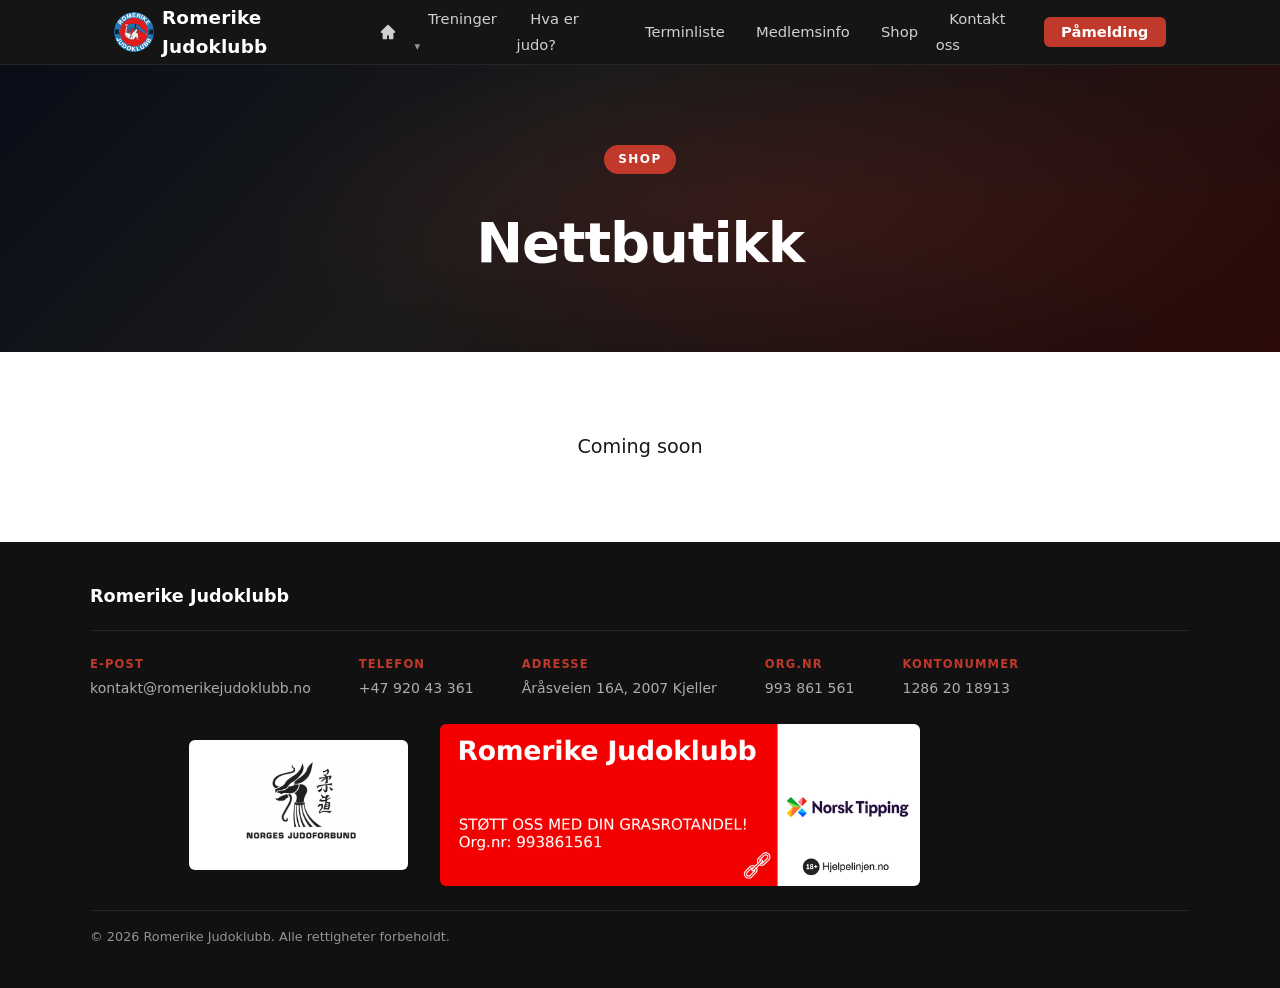
<file: shop.html>
<!DOCTYPE html>
<html lang="no">
<head>
  <meta charset="UTF-8" />
  <meta name="viewport" content="width=device-width, initial-scale=1.0" />
  <title>Shop – Romerike Judoklubb</title>
  <link rel="stylesheet" href="style.css" />
  <link rel="icon" href="pictures/logo.webp" type="image/webp">
</head>
<body>

  <!-- NAVIGATION -->
  <nav id="navbar">
    <div class="nav-inner">
      <a class="logo" href="index.html">
        <img src="pictures/logo.webp" alt="Romerike Judoklubb" class="logo-img" />
        Romerike Judoklubb      </a>
      <button class="burger" id="burger" aria-label="Meny">&#9776;</button>
      <ul class="nav-links" id="nav-links">
        <li><a href="index.html" class="nav-home" aria-label="Hjem"><svg xmlns="http://www.w3.org/2000/svg" width="18" height="18" viewBox="0 0 20 20" fill="currentColor" aria-hidden="true"><path d="M10.707 2.293a1 1 0 0 0-1.414 0l-7 7A1 1 0 0 0 3 11h1v6a1 1 0 0 0 1 1h4v-4h2v4h4a1 1 0 0 0 1-1v-6h1a1 1 0 0 0 .707-1.707l-7-7z"/></svg><span class="nav-home-text">Hjem</span></a></li>
        <li class="dropdown">
          <a href="index.html#treninger" class="dropdown-toggle">Treninger <span class="dropdown-arrow">▾</span></a>
          <ul class="dropdown-menu">
            <li><a href="index.html#treninger">Timeplan</a></li>
            <li><a href="kurs.html">Partioversikt</a></li>
            <li><a href="team.html">Våre trenere</a></li>
          </ul>
        </li>
        <li><a href="hva-er-judo.html">Hva er judo?</a></li>
        <li><a href="kalender.html">Terminliste</a></li>
        <li><a href="klubbinfo.html">Medlemsinfo</a></li>
        <li><a href="shop.html">Shop</a></li>
        <li><a href="index.html#kontakt">Kontakt oss</a></li>
        <li><a href="https://www.minidrett.no/medlemskap/20443" target="_blank" rel="noopener" class="btn-nav">Påmelding</a></li>
      </ul>
    </div>
  </nav>

  <!-- PAGE HEADER -->
  <div class="page-header">
    <span class="label">Shop</span>
    <h1>Nettbutikk</h1>
  </div>

  <!-- SHOP -->
  <section class="section">
    <div class="container">
      <p style="text-align:center; font-size:1.2rem;">Coming soon</p>
    </div>
  </section>

  <!-- FOOTER -->
  <footer>
    <div class="container footer-inner">
      <div class="footer-top">
        <div class="footer-logo">Romerike Judoklubb</div>
      </div>
      <div class="footer-contact">
        <div class="footer-contact-item">
          <span class="footer-contact-label">E-post</span>
          <a href="mailto:kontakt@romerikejudoklubb.no">kontakt@romerikejudoklubb.no</a>
        </div>
        <div class="footer-contact-item">
          <span class="footer-contact-label">Telefon</span>
          <a href="tel:+4792043361">+47 920 43 361</a>
        </div>
        <div class="footer-contact-item">
          <span class="footer-contact-label">Adresse</span>
          <span>Åråsveien 16A, 2007 Kjeller</span>
        </div>
        <div class="footer-contact-item">
          <span class="footer-contact-label">Org.nr</span>
          <span>993 861 561</span>
        </div>
        <div class="footer-contact-item">
          <span class="footer-contact-label">Kontonummer</span>
          <span>1286 20 18913</span>
        </div>
      </div>
      <div class="footer-logos">
        <a href="https://www.judo.no/" target="_blank" rel="noopener">
          <img src="pictures/NJF-logo.jpg" alt="Norges Judo Forbund" class="footer-njf-logo" />
        </a>
        <a href="https://www.norsk-tipping.no/grasrotandelen/din-mottaker/993861561" target="_blank" rel="noopener" class="footer-grasrot">
          <img src="pictures/Grasrot+Plakat+Liggende.webp" alt="Støtt oss med din Grasrotandel – Norsk Tipping" />
        </a>
      </div>
      <p class="footer-copy">&copy; 2026 Romerike Judoklubb. Alle rettigheter forbeholdt.</p>
    </div>
  </footer>

  <script src="script.js"></script>
</body>
</html>
</file>
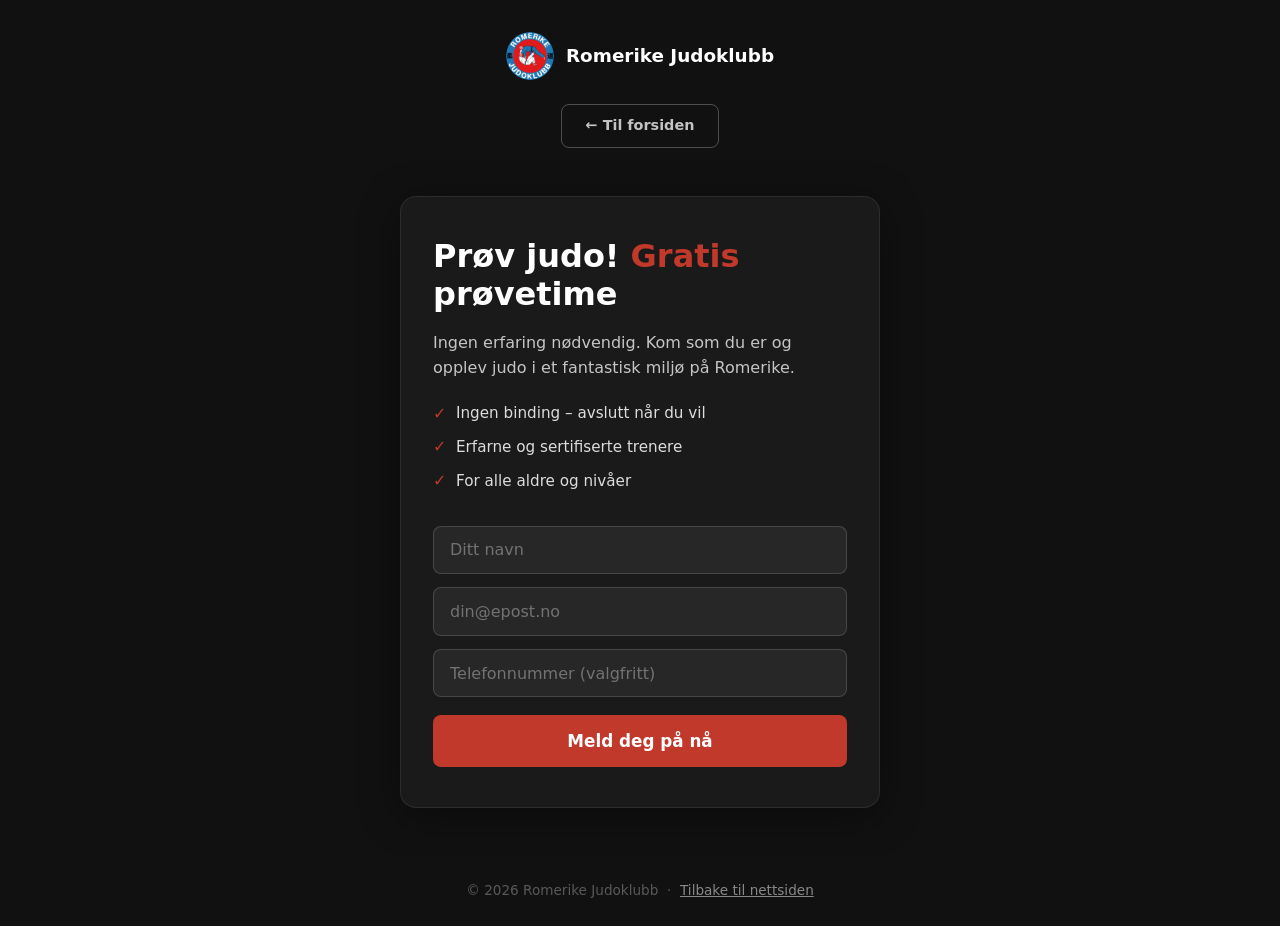
<file: signup.html>
<!DOCTYPE html>
<html lang="no">
<head>
  <meta charset="UTF-8" />
  <meta name="viewport" content="width=device-width, initial-scale=1.0" />
  <title>Prøv judo gratis i 14 dager – Romerike Judoklubb</title>
  <link rel="stylesheet" href="style.css" />
  <link rel="icon" href="pictures/logo.webp" type="image/webp">
  <style>
    body {
      background: #111111;
      color: #ffffff;
      min-height: 100vh;
      display: flex;
      flex-direction: column;
    }

    .lp-header {
      text-align: center;
      padding: 2rem 1.5rem 1rem;
    }

    .lp-logo-link {
      display: inline-flex;
      align-items: center;
      gap: 0.75rem;
      text-decoration: none;
      color: #ffffff;
      font-weight: 700;
      font-size: 1.15rem;
    }

    .lp-logo-link img {
      height: 48px;
      width: 48px;
      border-radius: 50%;
      object-fit: contain;
    }

    .lp-main {
      flex: 1;
      display: flex;
      align-items: center;
      justify-content: center;
      padding: 2rem 1.5rem 3rem;
    }

    .lp-card {
      background: #1a1a1a;
      border: 1px solid rgba(255,255,255,0.08);
      border-radius: 16px;
      padding: 2.5rem 2rem;
      width: 100%;
      max-width: 480px;
      box-shadow: 0 8px 40px rgba(0,0,0,0.4);
    }

    .lp-headline {
      font-size: 2rem;
      font-weight: 800;
      line-height: 1.2;
      margin-bottom: 1rem;
      color: #ffffff;
    }

    .lp-headline span {
      color: #c0392b;
    }

    .lp-pitch {
      color: rgba(255,255,255,0.75);
      margin-bottom: 1.25rem;
      font-size: 1rem;
      line-height: 1.6;
    }

    .lp-checks {
      list-style: none;
      margin-bottom: 2rem;
      display: flex;
      flex-direction: column;
      gap: 0.5rem;
    }

    .lp-checks li {
      display: flex;
      align-items: center;
      gap: 0.6rem;
      color: rgba(255,255,255,0.85);
      font-size: 0.95rem;
    }

    .lp-checks li::before {
      content: "✓";
      color: #c0392b;
      font-weight: 700;
      font-size: 1rem;
    }

    .lp-form {
      display: flex;
      flex-direction: column;
      gap: 0.85rem;
    }

    .lp-form input {
      width: 100%;
      padding: 0.85rem 1rem;
      border-radius: 8px;
      border: 1px solid rgba(255,255,255,0.15);
      background: rgba(255,255,255,0.06);
      color: #ffffff;
      font-size: 1rem;
      font-family: inherit;
      outline: none;
      transition: border-color 0.2s;
    }

    .lp-form input::placeholder {
      color: rgba(255,255,255,0.35);
    }

    .lp-form input:focus {
      border-color: #c0392b;
    }

    .lp-submit {
      width: 100%;
      padding: 1rem;
      background: #c0392b;
      color: #ffffff;
      border: none;
      border-radius: 8px;
      font-size: 1.05rem;
      font-weight: 700;
      cursor: pointer;
      transition: background 0.2s;
      margin-top: 0.25rem;
      font-family: inherit;
    }

    .lp-submit:hover { background: #96281b; }
    .lp-submit:disabled { opacity: 0.6; cursor: not-allowed; }

    .lp-success {
      display: none;
      background: rgba(39, 174, 96, 0.15);
      border: 1px solid rgba(39, 174, 96, 0.4);
      border-radius: 8px;
      padding: 1rem;
      text-align: center;
      color: #ffffff;
      margin-top: 0.5rem;
      font-size: 0.95rem;
    }

    .lp-footer {
      text-align: center;
      padding: 1.5rem;
      color: rgba(255,255,255,0.3);
      font-size: 0.85rem;
    }

    .lp-footer a {
      color: rgba(255,255,255,0.5);
      text-decoration: underline;
    }

    .lp-home-btn {
      display: flex;
      justify-content: center;
      padding: 0 1.5rem 1rem;
    }

    .lp-home-btn a {
      display: inline-block;
      padding: 0.6rem 1.5rem;
      border: 1px solid rgba(255,255,255,0.25);
      border-radius: 8px;
      color: rgba(255,255,255,0.75);
      text-decoration: none;
      font-size: 0.9rem;
      font-weight: 600;
      transition: border-color 0.2s, color 0.2s;
    }

    .lp-home-btn a:hover {
      border-color: rgba(255,255,255,0.5);
      color: #ffffff;
    }

    @media (max-width: 480px) {
      .lp-card { padding: 2rem 1.25rem; border-radius: 12px; }
      .lp-headline { font-size: 1.6rem; }
    }
  </style>
</head>
<body>

  <header class="lp-header">
    <a class="lp-logo-link" href="index.html">
      <img src="pictures/logo.webp" alt="Romerike Judoklubb logo" />
      Romerike Judoklubb
    </a>
  </header>

  <div class="lp-home-btn">
    <a href="index.html">← Til forsiden</a>
  </div>

  <main class="lp-main">
    <div class="lp-card">
      <h1 class="lp-headline">Prøv judo! <span>Gratis</span><br/>prøvetime</h1>
      <p class="lp-pitch">Ingen erfaring nødvendig. Kom som du er og opplev judo i et fantastisk miljø på Romerike.</p>
      <ul class="lp-checks">
        <li>Ingen binding – avslutt når du vil</li>
        <li>Erfarne og sertifiserte trenere</li>
        <li>For alle aldre og nivåer</li>
      </ul>

      <form class="lp-form" onsubmit="handleSignup(event)">
        <input type="text" name="navn" placeholder="Ditt navn" required />
        <input type="email" name="epost" placeholder="din@epost.no" required />
        <input type="tel" name="telefon" placeholder="Telefonnummer (valgfritt)" />
        <button type="submit" class="lp-submit">Meld deg på nå</button>
        <div class="lp-success" id="lp-success">
          Takk! Vi tar kontakt med deg snart. Gleder oss til å se deg på matta!
        </div>
      </form>
    </div>
  </main>

  <footer class="lp-footer">
    <p>&copy; 2026 Romerike Judoklubb &nbsp;·&nbsp; <a href="index.html">Tilbake til nettsiden</a></p>
  </footer>

  <script>
    const SUPABASE_URL = "https://wayejkvegiumtwhkzezc.supabase.co";

    async function handleSignup(e) {
      e.preventDefault();
      const form = e.target;
      const btn = form.querySelector('.lp-submit');
      const success = document.getElementById('lp-success');

      btn.disabled = true;
      btn.textContent = 'Sender...';

      const data = {
        navn: form.navn.value.trim(),
        epost: form.epost.value.trim(),
        telefon: form.telefon.value.trim(),
      };

      try {
        const res = await fetch(`${SUPABASE_URL}/functions/v1/handle-signup`, {
          method: 'POST',
          headers: { 'Content-Type': 'application/json' },
          body: JSON.stringify(data),
        });

        const json = await res.json();

        if (!res.ok) {
          alert(json.error ?? 'Noe gikk galt. Prøv igjen.');
          return;
        }

        success.style.display = 'block';
        form.reset();

      } catch {
        alert('Kunne ikke sende skjemaet. Sjekk internettforbindelsen din.');
      } finally {
        btn.disabled = false;
        btn.textContent = 'Meld deg på nå';
      }
    }
  </script>

</body>
</html>
</file>
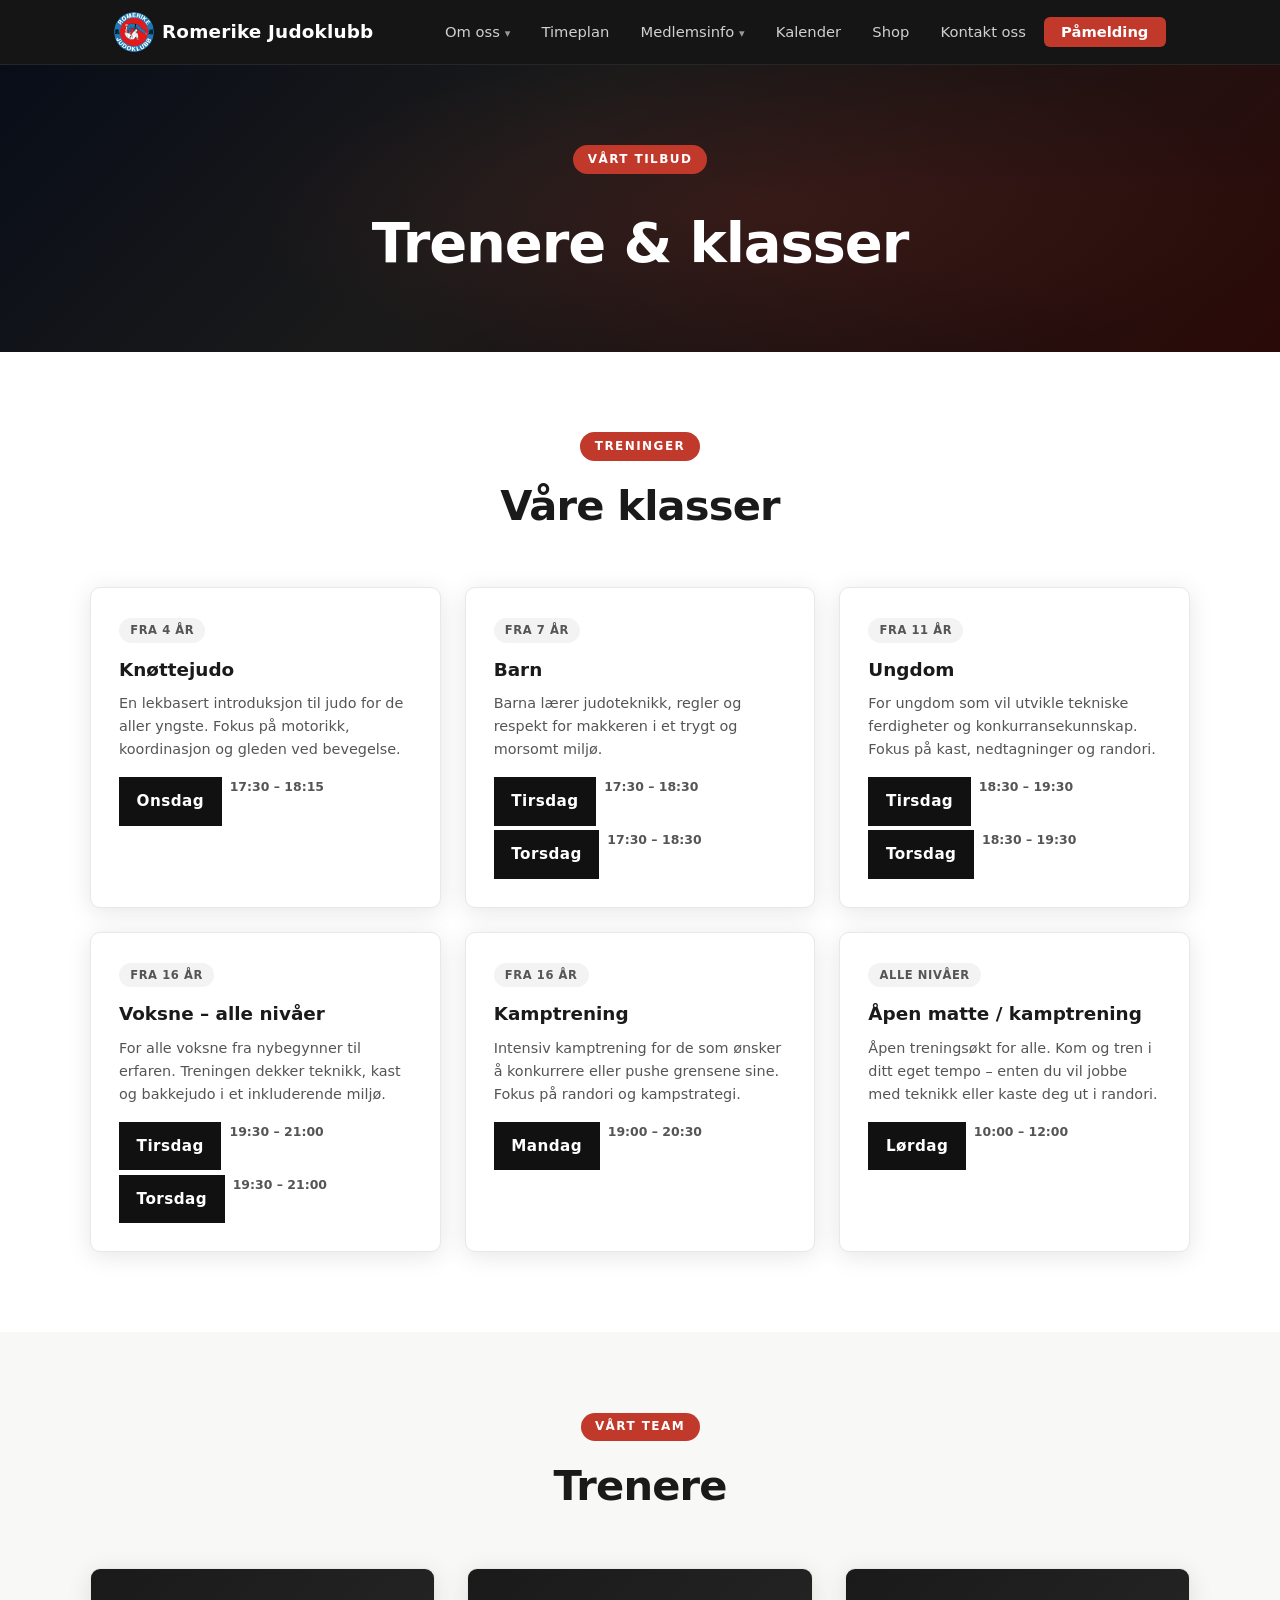
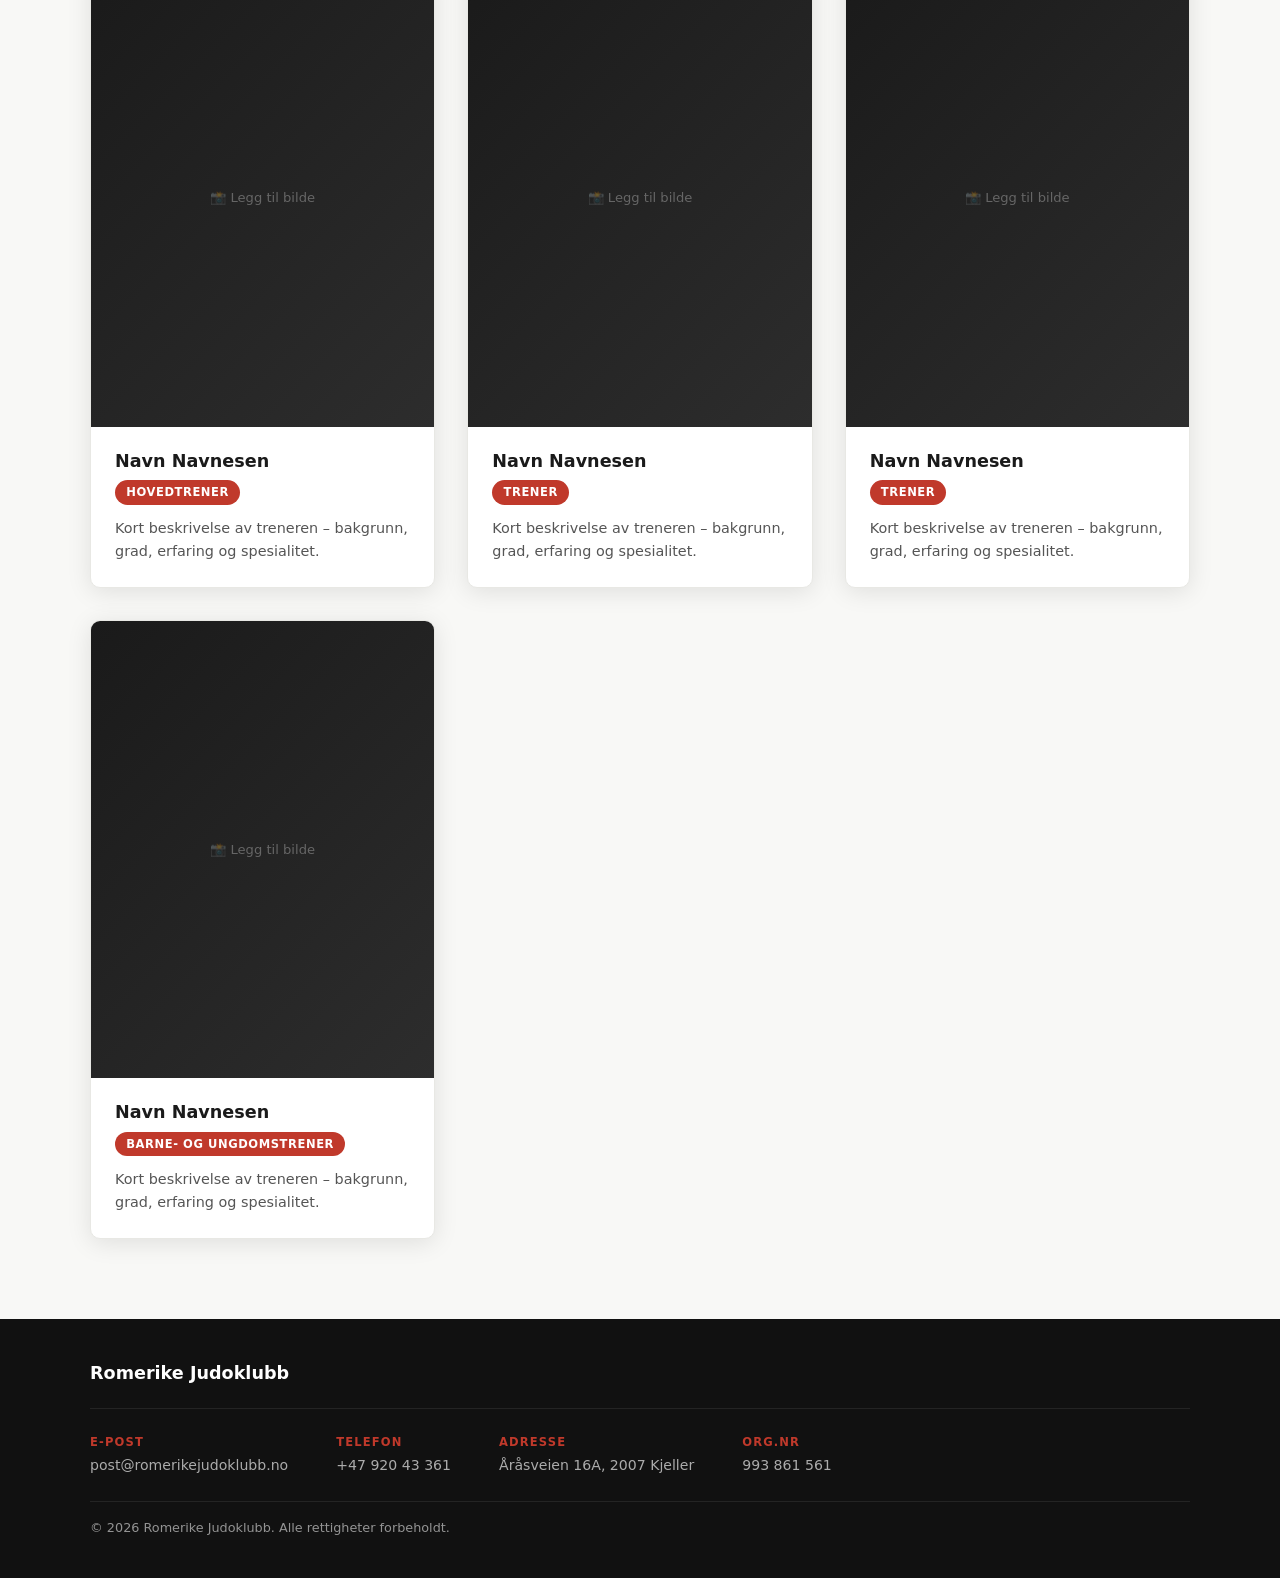
<file: trenere.html>
<!DOCTYPE html>
<html lang="no">
<head>
  <meta charset="UTF-8" />
  <meta name="viewport" content="width=device-width, initial-scale=1.0" />
  <title>Trenere & klasser – Romerike Judoklubb</title>
  <link rel="stylesheet" href="style.css" />
  <style>
    /* ── Trainer cards ── */
    .trainers-grid {
      display: grid;
      grid-template-columns: repeat(auto-fill, minmax(260px, 1fr));
      gap: 2rem;
    }

    .trainer-card {
      background: var(--white);
      border: 1px solid var(--light-grey);
      border-radius: var(--radius);
      box-shadow: var(--shadow);
      overflow: hidden;
      transition: transform 0.2s, box-shadow 0.2s;
    }

    .trainer-card:hover {
      transform: translateY(-4px);
      box-shadow: 0 8px 32px rgba(0,0,0,0.13);
    }

    .trainer-photo {
      width: 100%;
      aspect-ratio: 3/4;
      object-fit: cover;
      object-position: center top;
      display: block;
    }

    .trainer-photo-placeholder {
      width: 100%;
      aspect-ratio: 3/4;
      background: linear-gradient(135deg, #1a1a1a, #2d2d2d);
      display: flex; align-items: center; justify-content: center;
      color: rgba(255,255,255,0.3); font-size: 0.82rem;
    }

    .trainer-info {
      padding: 1.25rem 1.5rem 1.5rem;
    }

    .trainer-name {
      font-size: 1.1rem;
      font-weight: 800;
      margin-bottom: 0.2rem;
    }

    .trainer-role {
      display: inline-block;
      background: var(--red);
      color: white;
      font-size: 0.72rem;
      font-weight: 700;
      padding: 0.2rem 0.7rem;
      border-radius: 20px;
      margin-bottom: 0.75rem;
      letter-spacing: 0.05em;
      text-transform: uppercase;
    }

    .trainer-bio {
      color: var(--grey);
      font-size: 0.9rem;
      line-height: 1.6;
    }

    /* ── Class cards ── */
    .classes-grid {
      display: grid;
      grid-template-columns: repeat(auto-fill, minmax(280px, 1fr));
      gap: 1.5rem;
    }

    .class-card {
      background: var(--white);
      border: 1px solid var(--light-grey);
      border-radius: var(--radius);
      box-shadow: var(--shadow);
      padding: 1.75rem;
      transition: transform 0.2s, box-shadow 0.2s;
    }

    .class-card:hover {
      transform: translateY(-3px);
      box-shadow: 0 8px 28px rgba(0,0,0,0.1);
    }

    .class-age {
      display: inline-block;
      background: #f3f3f3;
      color: var(--grey);
      font-size: 0.72rem;
      font-weight: 700;
      padding: 0.2rem 0.7rem;
      border-radius: 20px;
      margin-bottom: 0.75rem;
      letter-spacing: 0.05em;
      text-transform: uppercase;
    }

    .class-name {
      font-size: 1.15rem;
      font-weight: 800;
      margin-bottom: 0.5rem;
    }

    .class-desc {
      color: var(--grey);
      font-size: 0.9rem;
      line-height: 1.6;
      margin-bottom: 1rem;
    }

    .class-times {
      list-style: none;
      display: flex;
      flex-direction: column;
      gap: 0.3rem;
    }

    .class-times li {
      font-size: 0.85rem;
      color: var(--dark);
      display: flex;
      gap: 0.5rem;
    }

    .class-times .day {
      font-weight: 700;
      min-width: 70px;
    }

    .class-times .time {
      color: var(--grey);
    }

    @media (max-width: 480px) {
      .trainers-grid { grid-template-columns: 1fr 1fr; gap: 1rem; }
      .classes-grid { grid-template-columns: 1fr; }
    }
  </style>
</head>
<body>

  <!-- NAVIGATION -->
  <nav id="navbar">
    <div class="nav-inner">
      <a class="logo" href="index.html">
        <img src="logo.webp" alt="Romerike Judoklubb" class="logo-img" />
        Romerike Judoklubb
      </a>
      <button class="burger" id="burger" aria-label="Meny">&#9776;</button>
      <ul class="nav-links" id="nav-links">
        <li class="dropdown">
          <a href="index.html#om-oss" class="dropdown-toggle">Om oss <span class="dropdown-arrow">▾</span></a>
          <ul class="dropdown-menu">
            <li><a href="trenere.html">Partioversikt</a></li>
            <li><a href="trenere.html">Våre trenere</a></li>
            <li><a href="hva-er-judo.html">Hva er judo?</a></li>
          </ul>
        </li>
        <li><a href="index.html#treninger">Timeplan</a></li>
        <li class="dropdown">
          <a href="nyheter.html" class="dropdown-toggle">Medlemsinfo <span class="dropdown-arrow">▾</span></a>
          <ul class="dropdown-menu">
            <li><a href="arrangementer.html">Arrangementer</a></li>
            <li><a href="nyheter.html">Nyheter</a></li>
          </ul>
        </li>
        <li><a href="kalender.html">Kalender</a></li>
        <li><a href="shop.html">Shop</a></li>
        <li><a href="index.html#kontakt">Kontakt oss</a></li>
        <li><a href="signup.html" class="btn-nav">Påmelding</a></li>
      </ul>
    </div>
  </nav>

  <!-- PAGE HEADER -->
  <div class="page-header">
    <span class="label">Vårt tilbud</span>
    <h1>Trenere &amp; klasser</h1>
  </div>

  <!-- CLASSES -->
  <section class="section">
    <div class="container">
      <div class="section-header">
        <span class="label">Treninger</span>
        <h2>Våre klasser</h2>
      </div>
      <div class="classes-grid">

        <div class="class-card">
          <span class="class-age">Fra 4 år</span>
          <div class="class-name">Knøttejudo</div>
          <p class="class-desc">En lekbasert introduksjon til judo for de aller yngste. Fokus på motorikk, koordinasjon og gleden ved bevegelse.</p>
          <ul class="class-times">
            <li><span class="day">Onsdag</span><span class="time">17:30 – 18:15</span></li>
          </ul>
        </div>

        <div class="class-card">
          <span class="class-age">Fra 7 år</span>
          <div class="class-name">Barn</div>
          <p class="class-desc">Barna lærer judoteknikk, regler og respekt for makkeren i et trygt og morsomt miljø.</p>
          <ul class="class-times">
            <li><span class="day">Tirsdag</span><span class="time">17:30 – 18:30</span></li>
            <li><span class="day">Torsdag</span><span class="time">17:30 – 18:30</span></li>
          </ul>
        </div>

        <div class="class-card">
          <span class="class-age">Fra 11 år</span>
          <div class="class-name">Ungdom</div>
          <p class="class-desc">For ungdom som vil utvikle tekniske ferdigheter og konkurransekunnskap. Fokus på kast, nedtagninger og randori.</p>
          <ul class="class-times">
            <li><span class="day">Tirsdag</span><span class="time">18:30 – 19:30</span></li>
            <li><span class="day">Torsdag</span><span class="time">18:30 – 19:30</span></li>
          </ul>
        </div>

        <div class="class-card">
          <span class="class-age">Fra 16 år</span>
          <div class="class-name">Voksne – alle nivåer</div>
          <p class="class-desc">For alle voksne fra nybegynner til erfaren. Treningen dekker teknikk, kast og bakkejudo i et inkluderende miljø.</p>
          <ul class="class-times">
            <li><span class="day">Tirsdag</span><span class="time">19:30 – 21:00</span></li>
            <li><span class="day">Torsdag</span><span class="time">19:30 – 21:00</span></li>
          </ul>
        </div>

        <div class="class-card">
          <span class="class-age">Fra 16 år</span>
          <div class="class-name">Kamptrening</div>
          <p class="class-desc">Intensiv kamptrening for de som ønsker å konkurrere eller pushe grensene sine. Fokus på randori og kampstrategi.</p>
          <ul class="class-times">
            <li><span class="day">Mandag</span><span class="time">19:00 – 20:30</span></li>
          </ul>
        </div>

        <div class="class-card">
          <span class="class-age">Alle nivåer</span>
          <div class="class-name">Åpen matte / kamptrening</div>
          <p class="class-desc">Åpen treningsøkt for alle. Kom og tren i ditt eget tempo – enten du vil jobbe med teknikk eller kaste deg ut i randori.</p>
          <ul class="class-times">
            <li><span class="day">Lørdag</span><span class="time">10:00 – 12:00</span></li>
          </ul>
        </div>

      </div>
    </div>
  </section>

  <!-- TRAINERS -->
  <section class="section section-dark">
    <div class="container">
      <div class="section-header">
        <span class="label">Vårt team</span>
        <h2>Trenere</h2>
      </div>
      <div class="trainers-grid">

        <div class="trainer-card">
          <div class="trainer-photo-placeholder">📸 Legg til bilde</div>
          <div class="trainer-info">
            <div class="trainer-name">Navn Navnesen</div>
            <span class="trainer-role">Hovedtrener</span>
            <p class="trainer-bio">Kort beskrivelse av treneren – bakgrunn, grad, erfaring og spesialitet.</p>
          </div>
        </div>

        <div class="trainer-card">
          <div class="trainer-photo-placeholder">📸 Legg til bilde</div>
          <div class="trainer-info">
            <div class="trainer-name">Navn Navnesen</div>
            <span class="trainer-role">Trener</span>
            <p class="trainer-bio">Kort beskrivelse av treneren – bakgrunn, grad, erfaring og spesialitet.</p>
          </div>
        </div>

        <div class="trainer-card">
          <div class="trainer-photo-placeholder">📸 Legg til bilde</div>
          <div class="trainer-info">
            <div class="trainer-name">Navn Navnesen</div>
            <span class="trainer-role">Trener</span>
            <p class="trainer-bio">Kort beskrivelse av treneren – bakgrunn, grad, erfaring og spesialitet.</p>
          </div>
        </div>

        <div class="trainer-card">
          <div class="trainer-photo-placeholder">📸 Legg til bilde</div>
          <div class="trainer-info">
            <div class="trainer-name">Navn Navnesen</div>
            <span class="trainer-role">Barne- og ungdomstrener</span>
            <p class="trainer-bio">Kort beskrivelse av treneren – bakgrunn, grad, erfaring og spesialitet.</p>
          </div>
        </div>

      </div>
    </div>
  </section>

  <!-- FOOTER -->
  <footer>
    <div class="container footer-inner">
      <div class="footer-top">
        <div class="footer-logo">Romerike Judoklubb</div>
      </div>
      <div class="footer-contact">
        <div class="footer-contact-item">
          <span class="footer-contact-label">E-post</span>
          <a href="mailto:post@romerikejudoklubb.no">post@romerikejudoklubb.no</a>
        </div>
        <div class="footer-contact-item">
          <span class="footer-contact-label">Telefon</span>
          <a href="tel:+4792043361">+47 920 43 361</a>
        </div>
        <div class="footer-contact-item">
          <span class="footer-contact-label">Adresse</span>
          <span>Åråsveien 16A, 2007 Kjeller</span>
        </div>
        <div class="footer-contact-item">
          <span class="footer-contact-label">Org.nr</span>
          <span>993 861 561</span>
        </div>
      </div>
      <p class="footer-copy">&copy; 2026 Romerike Judoklubb. Alle rettigheter forbeholdt.</p>
    </div>
  </footer>

  <script src="script.js"></script>
</body>
</html>
</file>
<file: style.css>
/* ===== RESET & BASE ===== */
*, *::before, *::after { box-sizing: border-box; margin: 0; padding: 0; }

:root {
  --red:    #c0392b;
  --red-dk: #96281b;
  --white:  #ffffff;
  --off-white: #f8f8f6;
  --dark:   #1a1a1a;
  --dark2:  #111111;
  --grey:   #555555;
  --light-grey: #e8e8e4;
  --radius: 10px;
  --shadow: 0 4px 24px rgba(0,0,0,0.10);
}

html {
  scroll-behavior: smooth;
  overflow-x: clip;
  width: 100%;
}

body {
  font-family: 'Segoe UI', system-ui, sans-serif;
  color: var(--dark);
  background: var(--white);
  line-height: 1.6;
  overflow-x: clip;
  width: 100%;
}

a { color: inherit; text-decoration: none; }
img { max-width: 100%; }

/* ===== NAVBAR ===== */
#navbar {
  position: sticky;
  top: 0;
  z-index: 100;
  background: rgba(17, 17, 17, 0.98);
  border-bottom: 1px solid rgba(255,255,255,0.07);
}

.nav-inner {
  max-width: 1100px; margin: 0 auto;
  display: flex; align-items: center; justify-content: space-between;
  padding: 0 1.5rem; height: 64px;
}

.logo {
  color: var(--white); font-weight: 700; font-size: 1.15rem;
  display: flex; align-items: center; gap: 0.5rem;
  letter-spacing: 0.01em;
}

.logo-icon { color: var(--red); font-size: 0.7rem; }

.logo-img { height: 40px; width: 40px; object-fit: contain; border-radius: 50%; }

.nav-links {
  display: flex; align-items: center; gap: 0.25rem;
  list-style: none;
}

.nav-links a {
  color: rgba(255,255,255,0.8); padding: 0.4rem 0.85rem;
  border-radius: 6px; font-size: 0.92rem; transition: color 0.2s;
}

.nav-links a:hover { color: var(--white); }

.dropdown { position: relative; }

.dropdown-arrow { font-size: 0.7rem; opacity: 0.7; }

.dropdown-menu {
  display: none;
  position: absolute;
  top: 100%;
  left: 0;
  background: rgba(17,17,17,0.98);
  border: 1px solid rgba(255,255,255,0.08);
  border-radius: 8px;
  padding: 0.4rem 0;
  padding-top: 12px;
  min-width: 160px;
  list-style: none;
  z-index: 200;
  box-shadow: 0 8px 24px rgba(0,0,0,0.4);
}

.dropdown:hover .dropdown-menu { display: block; }

.dropdown-menu a {
  display: block;
  padding: 0.5rem 1rem;
  color: rgba(255,255,255,0.8);
  font-size: 0.9rem;
  white-space: nowrap;
  border-radius: 0;
}

.dropdown-menu a:hover {
  color: var(--white);
  background: rgba(255,255,255,0.06);
}

.nav-home { display: flex !important; align-items: center; gap: 0.4rem; }
.nav-home svg { flex-shrink: 0; }
.nav-home-text { display: none; }

.btn-nav {
  background: var(--red) !important; color: var(--white) !important;
  padding: 0.4rem 1.1rem !important; border-radius: 6px !important;
  font-weight: 600 !important;
}

.btn-nav:hover { background: var(--red-dk) !important; }

.burger {
  display: none; background: none; border: none;
  color: white; font-size: 1.5rem; cursor: pointer;
}

/* ===== BUTTONS ===== */
.btn {
  display: inline-block; padding: 0.75rem 1.8rem;
  border-radius: 8px; font-weight: 600; font-size: 1rem;
  cursor: pointer; transition: all 0.2s;
}

.btn-primary {
  background: var(--red); color: var(--white);
}
.btn-primary:hover { background: var(--red-dk); transform: translateY(-1px); }

.btn-outline {
  background: transparent; color: var(--white);
  border: 2px solid rgba(255,255,255,0.7);
}
.btn-outline:hover { border-color: white; background: rgba(255,255,255,0.08); }

.btn-outline-red {
  background: transparent; color: var(--red);
  border: 2px solid var(--red);
}
.btn-outline-red:hover { background: var(--red); color: var(--white); }

/* ===== HERO ===== */
#hero {
  position: relative;
  min-height: 100vh;
  display: flex; align-items: center; justify-content: center;
  background: #080d18;
  overflow: hidden;
}

.hero-bg {
  position: absolute; inset: 0;
  width: 100%; height: 100%;
  object-fit: cover; object-position: center top;
  z-index: 0;
}

.hero-overlay {
  position: absolute; inset: 0;
  background: linear-gradient(to bottom, rgba(0,0,0,0.35) 0%, rgba(0,0,0,0.6) 100%);
  z-index: 1;
}

.hero-content {
  position: relative; z-index: 3;
  text-align: center;
  padding: 2rem 1.5rem;
  max-width: 700px;
}

.hero-sub {
  color: var(--red); font-size: 0.95rem; font-weight: 600;
  letter-spacing: 0.15em; text-transform: uppercase; margin-bottom: 0.75rem;
}

.hero-content h1 {
  font-size: clamp(2.8rem, 7vw, 5.5rem);
  font-weight: 900; color: var(--white);
  line-height: 1.05; margin-bottom: 1.25rem;
  letter-spacing: -0.02em;
}

.hero-desc {
  color: rgba(255,255,255,0.75); font-size: 1.1rem;
  margin-bottom: 2.25rem; line-height: 1.7;
}

.hero-btns { display: flex; gap: 1rem; justify-content: center; flex-wrap: wrap; }

.hero-scroll {
  position: absolute; bottom: 2rem; left: 50%; transform: translateX(-50%);
  color: rgba(255,255,255,0.3); font-size: 1.4rem;
  animation: bounce 2s infinite;
}

@keyframes bounce {
  0%, 100% { transform: translateX(-50%) translateY(0); }
  50% { transform: translateX(-50%) translateY(8px); }
}

/* ===== SECTION BASE ===== */
.section { padding: 5rem 1.5rem; }
.section-dark { background: var(--off-white); }

.container { max-width: 1100px; margin: 0 auto; }
.container-wide { max-width: 1400px; margin: 0 auto; }

.section-header {
  text-align: center; margin-bottom: 3rem;
}

.label {
  display: inline-block;
  background: var(--red); color: white;
  font-size: 0.75rem; font-weight: 700;
  letter-spacing: 0.12em; text-transform: uppercase;
  padding: 0.3rem 0.9rem; border-radius: 20px;
  margin-bottom: 0.75rem;
}

.section-header h2 {
  font-size: clamp(1.8rem, 4vw, 2.6rem);
  font-weight: 800; letter-spacing: -0.02em;
}

/* ===== ABOUT ===== */
.about-grid {
  display: grid; grid-template-columns: 1fr 1fr; gap: 4rem;
  align-items: start;
}

.about-text p { color: var(--grey); margin-bottom: 1rem; }

.checkmarks { list-style: none; margin-top: 1.25rem; }
.checkmarks li {
  padding: 0.35rem 0; padding-left: 1.6rem; position: relative;
  color: var(--dark); font-weight: 500;
}
.checkmarks li::before {
  content: '✓'; position: absolute; left: 0;
  color: var(--red); font-weight: 700;
}

.about-stats {
  display: grid; grid-template-columns: 1fr 1fr; gap: 1.25rem;
}

.stat {
  background: var(--off-white); border-radius: var(--radius);
  padding: 1.5rem 1.25rem; text-align: center;
  border: 1px solid var(--light-grey);
}

.stat-num {
  display: block; font-size: 2.4rem; font-weight: 900;
  color: var(--red); line-height: 1;
}

.stat-label {
  display: block; font-size: 0.82rem; color: var(--grey);
  margin-top: 0.4rem; font-weight: 500;
}

/* ===== SCHEDULE ===== */
.schedule {
  display: grid;
  grid-template-columns: repeat(7, 1fr);
  gap: 1.25rem;
  overflow-x: auto;
  padding-bottom: 0.5rem;
}

.schedule-card {
  min-width: 130px;
}

.schedule-card {
  background: var(--white); border-radius: var(--radius);
  box-shadow: var(--shadow); overflow: hidden;
  border: 1px solid var(--light-grey);
}

.day {
  background: var(--dark2); color: var(--white);
  padding: 0.75rem 1.1rem; font-weight: 700; font-size: 0.95rem;
  letter-spacing: 0.03em;
}

.sessions { padding: 0.75rem 1.1rem; display: flex; flex-direction: column; gap: 0.75rem; }

.session { border-left: 3px solid var(--red); padding-left: 0.75rem; }

.time {
  display: block; font-size: 0.78rem; color: var(--grey);
  font-weight: 600; margin-bottom: 0.15rem;
}

.class-name { font-size: 0.88rem; font-weight: 600; }

/* ===== CARDS ===== */
.cards {
  display: grid; grid-template-columns: repeat(auto-fill, minmax(230px, 1fr));
  gap: 1.5rem;
}

.card {
  background: var(--white); border: 1px solid var(--light-grey);
  border-radius: var(--radius); padding: 2rem 1.5rem;
  box-shadow: var(--shadow); transition: transform 0.2s, box-shadow 0.2s;
  text-align: center;
}

.card:hover { transform: translateY(-4px); box-shadow: 0 8px 32px rgba(0,0,0,0.13); }

.card-icon { font-size: 2.2rem; margin-bottom: 0.75rem; }
.card h3 { font-size: 1.15rem; font-weight: 700; margin-bottom: 0.25rem; }
.card-age {
  display: inline-block; background: var(--red); color: white;
  font-size: 0.72rem; font-weight: 700; padding: 0.2rem 0.7rem;
  border-radius: 20px; margin-bottom: 0.75rem;
}
.card p { color: var(--grey); font-size: 0.9rem; line-height: 1.6; }

/* ===== NEWS ===== */
.news-grid {
  display: grid; grid-template-columns: repeat(auto-fill, minmax(280px, 1fr));
  gap: 1.5rem;
}

.news-card {
  background: var(--white); border-radius: var(--radius);
  padding: 1.75rem; box-shadow: var(--shadow);
  border: 1px solid var(--light-grey); transition: transform 0.2s;
}
.news-card:hover { transform: translateY(-3px); }

.news-date {
  font-size: 0.75rem; font-weight: 700; color: var(--red);
  text-transform: uppercase; letter-spacing: 0.1em; margin-bottom: 0.5rem;
}

.news-card h3 { font-size: 1.05rem; font-weight: 700; margin-bottom: 0.6rem; }
.news-card p { color: var(--grey); font-size: 0.9rem; margin-bottom: 1rem; }
.news-link { color: var(--red); font-weight: 600; font-size: 0.88rem; }
.news-link:hover { text-decoration: underline; }

/* ===== CONTACT ===== */
.contact-grid {
  display: grid; grid-template-columns: 1fr 1.4fr; gap: 4rem;
  align-items: start;
}

.contact-grid--form-only {
  grid-template-columns: 1fr;
  max-width: 600px;
  margin: 0 auto;
}

.contact-item {
  display: flex; gap: 1rem; align-items: flex-start;
  margin-bottom: 1.75rem;
}

.contact-icon { font-size: 1.4rem; flex-shrink: 0; margin-top: 0.1rem; }

.contact-item strong { display: block; font-weight: 700; margin-bottom: 0.2rem; }
.contact-item p, .contact-item a { color: var(--grey); font-size: 0.95rem; }
.contact-item a:hover { color: var(--red); }

.contact-form { display: flex; flex-direction: column; gap: 1.1rem; }

.form-group { display: flex; flex-direction: column; gap: 0.35rem; }

.form-group label { font-weight: 600; font-size: 0.88rem; }

.form-group input,
.form-group textarea {
  border: 1.5px solid var(--light-grey); border-radius: 8px;
  padding: 0.7rem 1rem; font-size: 0.95rem; font-family: inherit;
  transition: border-color 0.2s; background: var(--white);
  resize: vertical;
}

.form-group input:focus,
.form-group textarea:focus {
  outline: none; border-color: var(--red);
  box-shadow: 0 0 0 3px rgba(192,57,43,0.1);
}

.form-success {
  display: none; color: #2e7d32; font-weight: 600; font-size: 0.92rem;
}

/* ===== FOOTER ===== */
footer {
  background: var(--dark2); color: rgba(255,255,255,0.55);
  padding: 2.5rem 1.5rem;
}

.footer-inner {
  display: flex; flex-direction: column;
  gap: 1.5rem;
}

.footer-top {
  display: flex; align-items: center; justify-content: space-between;
  flex-wrap: wrap; gap: 1rem;
  padding-bottom: 1.25rem;
  border-bottom: 1px solid rgba(255,255,255,0.08);
}

.footer-logo {
  color: var(--white); font-weight: 800; font-size: 1.1rem;
}

.footer-links { display: flex; gap: 1.5rem; flex-wrap: wrap; }
.footer-links a { font-size: 0.88rem; transition: color 0.2s; }
.footer-links a:hover { color: var(--white); }

.footer-contact {
  display: flex; flex-wrap: wrap; gap: 1.25rem 3rem;
}

.footer-contact-item {
  display: flex; flex-direction: column; gap: 0.2rem;
}

.footer-contact-label {
  font-size: 0.72rem; font-weight: 700; text-transform: uppercase;
  letter-spacing: 0.1em; color: var(--red);
}

.footer-contact-item a,
.footer-contact-item span:not(.footer-contact-label) {
  font-size: 0.88rem; color: rgba(255,255,255,0.65);
}

.footer-contact-item a:hover { color: var(--white); }

.footer-logos {
  display: flex;
  flex-direction: row;
  align-items: center;
  gap: 2rem;
  flex-wrap: wrap;
  margin-left: auto;
}

.footer-grasrot {
  display: block;
  max-width: min(480px, 100%);
  border-radius: 6px;
  overflow: hidden;
  transition: opacity 0.2s;
}
.footer-grasrot:hover { opacity: 0.85; }
.footer-grasrot img { width: 100%; display: block; }

.footer-logos a:not(.footer-grasrot) { transition: opacity 0.2s; }
.footer-logos a:not(.footer-grasrot):hover { opacity: 0.85; }

.footer-njf-logo {
  display: block;
  height: 130px;
  width: auto;
  border-radius: 6px;
  flex-shrink: 0;
  background: white;
  padding: 8px;
}

@media (max-width: 768px) {
  .footer-logos { flex-direction: column; align-items: flex-start; margin-left: 0; }
}

.footer-copy {
  font-size: 0.8rem;
  padding-top: 1rem;
  border-top: 1px solid rgba(255,255,255,0.08);
}


/* ===== ABOUT IMAGE ===== */
.about-img-wrap {
  position: relative; border-radius: var(--radius); overflow: hidden;
  grid-row: 1 / 3;
}

.about-btns {
  display: flex; flex-direction: column; gap: 0.75rem; align-self: start;
}

.about-img-placeholder {
  width: 100%; aspect-ratio: 4/3;
  background: linear-gradient(135deg, #1a1a1a, #2d2d2d);
  border-radius: var(--radius); overflow: hidden;
  position: relative; display: flex; align-items: center; justify-content: center;
}

.about-img {
  position: absolute; inset: 0; width: 100%; height: 100%;
  object-fit: cover; object-position: center;
  border-radius: var(--radius);
}

.about-img[src=""] { display: none; }

.about-stats-overlay {
  display: grid; grid-template-columns: 1fr 1fr; gap: 1px;
  margin-top: 1.25rem;
}

.about-stats-overlay .stat {
  background: var(--dark); color: white;
  border-radius: 0; padding: 1.25rem 1rem; text-align: center;
  border: none;
}

.about-stats-overlay .stat:first-child { border-radius: var(--radius) 0 0 var(--radius); }
.about-stats-overlay .stat:last-child  { border-radius: 0 var(--radius) var(--radius) 0; }

.about-stats-overlay .stat-num { color: var(--red); }
.about-stats-overlay .stat-label { color: rgba(255,255,255,0.6); }

/* ===== GALLERY ===== */
.gallery {
  display: grid;
  grid-template-columns: 2fr 1fr 1fr;
  grid-template-rows: 260px 260px;
  gap: 10px;
}

.gallery-item {
  position: relative; overflow: hidden; border-radius: var(--radius);
  background: linear-gradient(135deg, #1a1a1a, #2d2d2d);
  display: flex; align-items: center; justify-content: center;
  cursor: pointer;
}

.gallery-item img {
  position: absolute; inset: 0; width: 100%; height: 100%;
  object-fit: cover; object-position: center;
  transition: transform 0.4s ease;
}

.gallery-item img[src=""] { display: none; }

.gallery-item:hover img { transform: scale(1.06); }

.gallery-large {
  grid-row: 1 / 3;
}

/* ===== IMG HINT (shown when no image) ===== */
.img-hint {
  position: relative; z-index: 1;
  color: rgba(255,255,255,0.4); font-size: 0.82rem; font-weight: 500;
  pointer-events: none; text-align: center; padding: 0.5rem;
}



/* ===== SUB-PAGE HEADER ===== */
.page-header {
  background: linear-gradient(135deg, #080d18 0%, #1a1a1a 40%, #2a0a08 100%);
  padding: 5rem 1.5rem 4rem;
  text-align: center;
  position: relative;
}

.page-header::before {
  content: '';
  position: absolute; inset: 0;
  background: radial-gradient(ellipse 60% 80% at 60% 50%, rgba(192,57,43,0.15) 0%, transparent 70%);
}

.page-header .label,
.page-header h1 { position: relative; z-index: 1; }

.page-header h1 {
  font-size: clamp(2rem, 5vw, 3.5rem);
  font-weight: 900; color: var(--white);
  letter-spacing: -0.02em; margin-top: 0.75rem;
}

/* ===== ANIMATIONS ===== */
.fade-in {
  opacity: 0; transform: translateY(20px);
  transition: opacity 0.5s ease, transform 0.5s ease;
}
.fade-in.visible { opacity: 1; transform: translateY(0); }

/* ===== RESPONSIVE ===== */
@media (max-width: 768px) {
  .section { padding-left: 0; padding-right: 0; }
  .container { padding: 0 1.5rem; }
  .about-grid { grid-template-columns: 1fr; gap: 2.5rem; }
  .about-img-wrap { grid-row: auto; }
  .contact-grid { grid-template-columns: 1fr; gap: 2.5rem; }
  .gallery {
    grid-template-columns: 1fr 1fr;
    grid-template-rows: 180px 180px 180px;
  }
  .gallery-large { grid-row: auto; }

  .nav-links {
    display: none; flex-direction: column;
    position: absolute; top: 64px; left: 0; right: 0;
    background: rgba(17,17,17,0.98);
    padding: 1rem 1.5rem 1.5rem;
    gap: 0.25rem;
  }

  .nav-links.open { display: flex; }
  .nav-links a { display: block; padding: 0.6rem 0.85rem; }
  .burger { display: block; }
  .nav-home-text { display: inline; }

  .dropdown-menu {
    display: none;
    position: static;
    background: transparent;
    border: none;
    box-shadow: none;
    padding: 0;
    text-align: center;
  }
  .dropdown:hover .dropdown-menu { display: none; }
  .dropdown.open .dropdown-menu { display: block; }
  .dropdown-menu a { font-size: 0.88rem; opacity: 0.85; }
  .dropdown-toggle { text-align: center; width: 100%; }
}

@media (max-width: 768px) {
  .hero-content { padding: 2rem 1.5rem; }
}

@media (max-width: 480px) {
  .about-stats { grid-template-columns: 1fr 1fr; }
  .hero-btns { flex-direction: column; align-items: center; }
}
</file>
